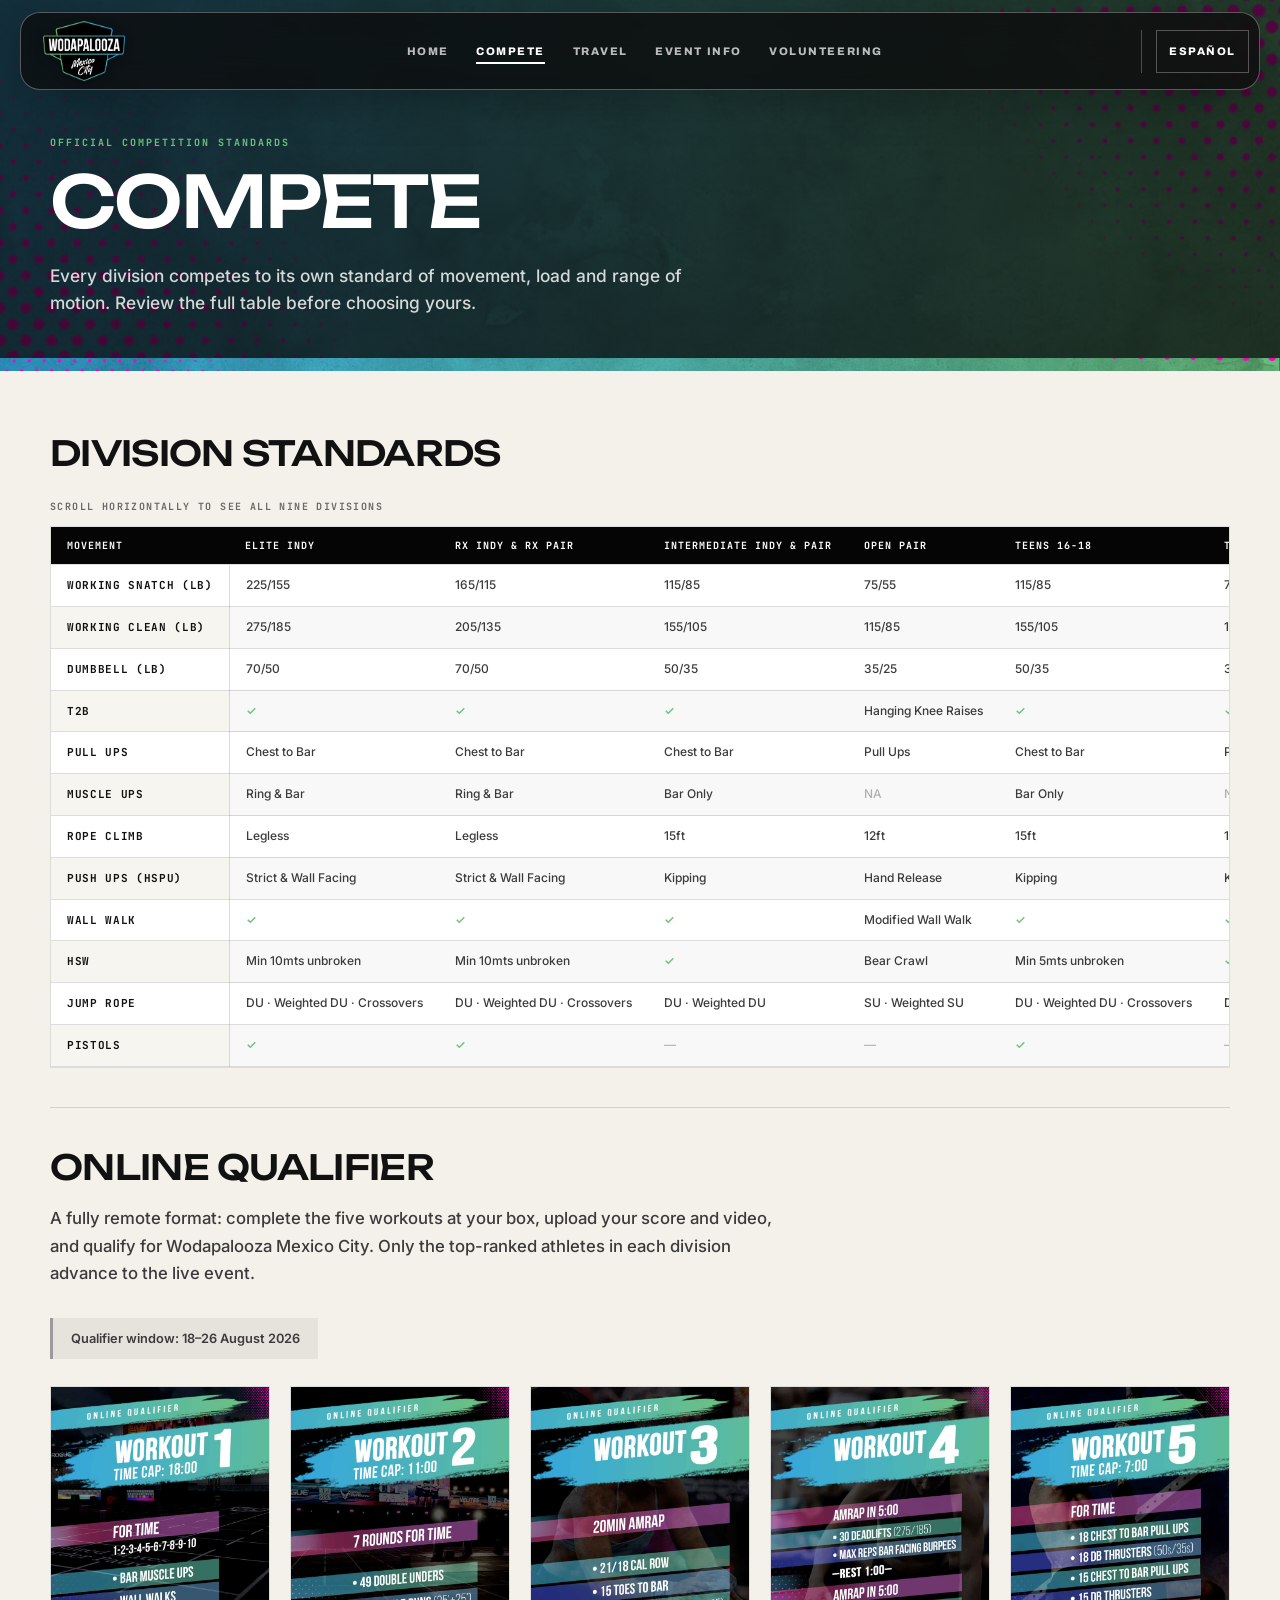
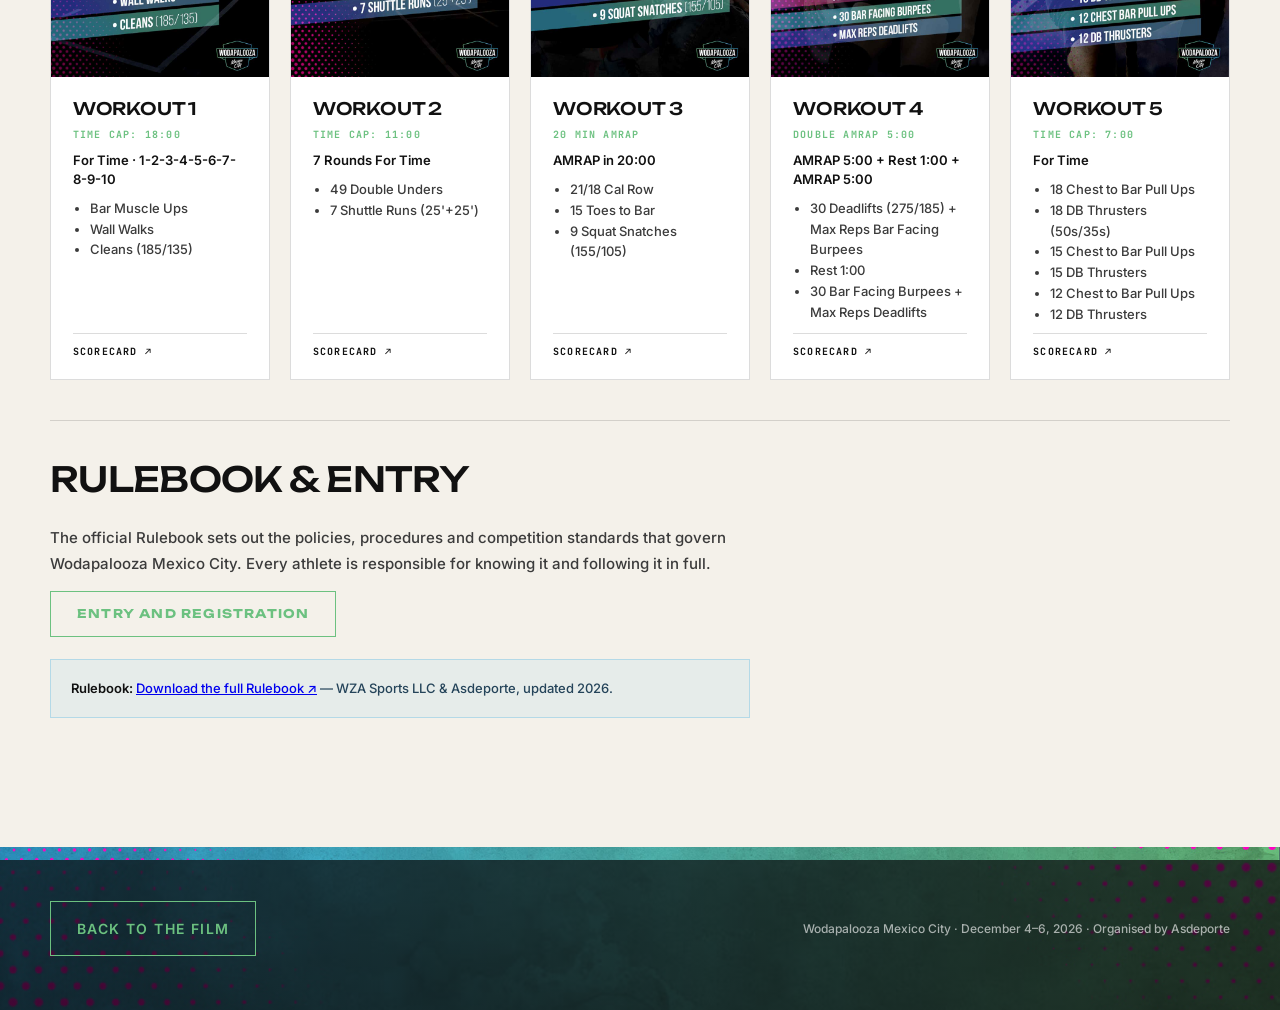
<file: compete.html>
<!DOCTYPE html>
<html lang="en">
<meta charset="utf-8">
<meta name="viewport" content="width=device-width,initial-scale=1">
<title data-lang-en="Compete · Wodapalooza Mexico City" data-lang-es="Compite · Wodapalooza Ciudad de México">Compete · Wodapalooza Mexico City</title>
<meta name="description" content="Division standards and the online qualifier for Wodapalooza Mexico City, December 4–6 2026.">
<!-- Social preview. Declared, not inferred; absolute URLs are required. -->
<meta property="og:type" content="website">
<meta property="og:site_name" content="Wodapalooza Mexico City">
<meta property="og:locale" content="en_US">
<meta property="og:locale:alternate" content="es_MX">
<meta property="og:url" content="https://wodapaloozamexico-v3.vercel.app/compete.html">
<meta property="og:title" content="Compete · Wodapalooza Mexico City">
<meta property="og:description" content="Division standards and the online qualifier for Wodapalooza Mexico City, December 4–6 2026.">
<meta property="og:image" content="https://wodapaloozamexico-v3.vercel.app/media/social/og-1200x630.jpg">
<meta property="og:image:width" content="1200">
<meta property="og:image:height" content="630">
<meta property="og:image:alt" content="The Monumento a la Revolución lit red with the Wodapalooza Mexico City mark locked over it">
<meta name="twitter:card" content="summary_large_image">
<link rel="icon" type="image/png" sizes="32x32" href="media/logo/favicon-32.png">
<link rel="icon" type="image/png" sizes="32x32" href="media/logo/favicon-32-dark.png" media="(prefers-color-scheme: dark)">
<link rel="apple-touch-icon" sizes="180x180" href="media/logo/favicon-180.png">
<link rel="preconnect" href="https://fonts.googleapis.com">
<link rel="preconnect" href="https://fonts.gstatic.com" crossorigin>
<link rel="stylesheet" href="https://fonts.googleapis.com/css2?family=Archivo:wdth,wght@62..125,100..900&family=JetBrains+Mono:wght@400;700&display=swap">
<link rel="stylesheet" href="css/pages.css">
<body class="wza-page">

<nav class="site-nav" aria-label="Wodapalooza Mexico navigation">
  <a class="site-brand" href="index.html" aria-label="Wodapalooza Mexico City — home"><img src="media/logo/mark-gradient.png" alt="Wodapalooza Mexico City"></a>
  <div class="site-links" aria-label="Explore">
    <a href="index.html" data-lang-en="Home" data-lang-es="Inicio">Home</a>
    <a href="compete.html" aria-current="page" data-lang-en="Compete" data-lang-es="Compite">Compete</a>
    <a href="mexico-city.html" data-lang-en="Travel" data-lang-es="Viaje">Travel</a>
    <a href="event-info.html" data-lang-en="Event Info" data-lang-es="Información del evento">Event Info</a>
    <a href="volunteering.html" data-lang-en="Volunteering" data-lang-es="Voluntariado">Volunteering</a>
  </div>
  <div class="site-actions">
    <button class="site-lang" type="button" data-lang-toggle aria-label="Switch to Spanish" aria-pressed="false">Español</button>
  </div>
</nav>

<header class="page-head">
  <div class="wrap">
    <p class="page-kicker" data-lang-en="Official competition standards" data-lang-es="Estándares oficiales de competencia">Official competition standards</p>
    <h1 class="page-title" data-lang-en="Compete" data-lang-es="Compite">Compete</h1>
    <p class="page-standfirst" data-lang-en="Every division competes to its own standard of movement, load and range of motion. Review the full table before choosing yours." data-lang-es="Cada división compite bajo su propio estándar de movimiento, carga y rango de movimiento. Revisa la tabla completa antes de seleccionar tu división.">Every division competes to its own standard of movement, load and range of motion. Review the full table before choosing yours.</p>
  </div>
</header>

<main class="page-body">
  <div class="wrap">

    <!-- ── DIVISION STANDARDS ─────────────────────────────────────────────────────────── -->
    <section class="sec">
      <h2 class="sec-head" data-lang-en="Division standards" data-lang-es="Estándares por división">Division standards</h2>
      <p class="table-hint" data-lang-en="Scroll horizontally to see all nine divisions" data-lang-es="Desliza horizontalmente para ver las 9 divisiones">Scroll horizontally to see all nine divisions</p>
      <div class="table-scroll" tabindex="0" role="region" aria-label="Division standards">
        <table class="standards">
          <thead>
            <tr>
              <th scope="col" data-lang-en="Movement" data-lang-es="Movimiento">Movement</th>
              <th scope="col">Elite Indy</th>
              <th scope="col">RX Indy &amp; RX Pair</th>
              <th scope="col">Intermediate Indy &amp; Pair</th>
              <th scope="col">Open Pair</th>
              <th scope="col">Teens 16-18</th>
              <th scope="col">Teens 13-15</th>
              <th scope="col">Masters 35-39</th>
              <th scope="col">Masters 40-44</th>
              <th scope="col">Masters 45+</th>
            </tr>
          </thead>
          <tbody>
            <tr><th scope="row">Working Snatch (lb)</th><td>225/155</td><td>165/115</td><td>115/85</td><td>75/55</td><td>115/85</td><td>75/55</td><td>165/115</td><td>155/105</td><td>135/95</td></tr>
            <tr><th scope="row">Working Clean (lb)</th><td>275/185</td><td>205/135</td><td>155/105</td><td>115/85</td><td>155/105</td><td>115/85</td><td>205/135</td><td>185/125</td><td>185/125</td></tr>
            <tr><th scope="row">Dumbbell (lb)</th><td>70/50</td><td>70/50</td><td>50/35</td><td>35/25</td><td>50/35</td><td>35/25</td><td>70/50</td><td>50/35</td><td>50/35</td></tr>
            <tr><th scope="row">T2B</th><td class="yes">✓</td><td class="yes">✓</td><td class="yes">✓</td><td>Hanging Knee Raises</td><td class="yes">✓</td><td class="yes">✓</td><td class="yes">✓</td><td class="yes">✓</td><td class="yes">✓</td></tr>
            <tr><th scope="row">Pull Ups</th><td>Chest to Bar</td><td>Chest to Bar</td><td>Chest to Bar</td><td>Pull Ups</td><td>Chest to Bar</td><td>Pull Ups</td><td>Chest to Bar</td><td>Chest to Bar</td><td>Chest to Bar</td></tr>
            <tr><th scope="row">Muscle Ups</th><td>Ring &amp; Bar</td><td>Ring &amp; Bar</td><td>Bar Only</td><td class="no">NA</td><td>Bar Only</td><td class="no">NA</td><td>Ring &amp; Bar</td><td>Ring &amp; Bar</td><td>Ring &amp; Bar</td></tr>
            <tr><th scope="row">Rope Climb</th><td>Legless</td><td>Legless</td><td>15ft</td><td>12ft</td><td>15ft</td><td>12ft</td><td>Legless</td><td>15ft</td><td>15ft</td></tr>
            <tr><th scope="row">Push Ups (HSPU)</th><td>Strict &amp; Wall Facing</td><td>Strict &amp; Wall Facing</td><td>Kipping</td><td>Hand Release</td><td>Kipping</td><td>Kipping</td><td>Strict</td><td>Strict</td><td>Kipping</td></tr>
            <tr><th scope="row">Wall Walk</th><td class="yes">✓</td><td class="yes">✓</td><td class="yes">✓</td><td>Modified Wall Walk</td><td class="yes">✓</td><td class="yes">✓</td><td class="yes">✓</td><td class="yes">✓</td><td class="yes">✓</td></tr>
            <tr><th scope="row">HSW</th><td>Min 10mts unbroken</td><td>Min 10mts unbroken</td><td class="yes">✓</td><td>Bear Crawl</td><td>Min 5mts unbroken</td><td class="yes">✓</td><td>Min 5mts unbroken</td><td>Min 5mts unbroken</td><td>Min 5mts unbroken</td></tr>
            <tr><th scope="row">Jump Rope</th><td>DU · Weighted DU · Crossovers</td><td>DU · Weighted DU · Crossovers</td><td>DU · Weighted DU</td><td>SU · Weighted SU</td><td>DU · Weighted DU · Crossovers</td><td>DU · Weighted DU</td><td>DU · Weighted DU · Crossovers</td><td>DU · Weighted DU · Crossovers</td><td>DU · Weighted DU</td></tr>
            <tr><th scope="row">Pistols</th><td class="yes">✓</td><td class="yes">✓</td><td class="no">—</td><td class="no">—</td><td class="yes">✓</td><td class="no">—</td><td class="yes">✓</td><td class="yes">✓</td><td class="no">—</td></tr>
          </tbody>
        </table>
      </div>
    </section>

    <!-- ── QUALIFIER ──────────────────────────────────────────────────────────────────── -->
    <section class="sec">
      <h2 class="sec-head" data-lang-en="Online qualifier" data-lang-es="Clasificatorio en línea">Online qualifier</h2>
      <p class="sec-intro" data-lang-en="A fully remote format: complete the five workouts at your box, upload your score and video, and qualify for Wodapalooza Mexico City. Only the top-ranked athletes in each division advance to the live event." data-lang-es="Formato 100% remoto: realiza los 5 workouts en tu box, sube tu score y video, y clasifica a Wodapalooza Mexico City. Solo los mejores rankeados de cada división avanzan al evento presencial.">A fully remote format: complete the five workouts at your box, upload your score and video, and qualify for Wodapalooza Mexico City. Only the top-ranked athletes in each division advance to the live event.</p>

      <!-- Dates only, no verdict. Asdeporte's own site still presents the qualifier in the
           present tense a month after the window, and when asked about "the qualifier wording"
           Jose did not know what was meant - he does not see a problem here. An added "now
           closed" was our editorial, not his, and read as correcting his event. The dates are
           the fact; a reader can draw the conclusion. -->
      <p class="status-line" data-lang-en="Qualifier window: 18–26 August 2026" data-lang-es="Ventana del qualifier: del 18 al 26 de agosto de 2026">Qualifier window: 18–26 August 2026</p>

      <div class="wods">
        <article class="wod">
          <img src="media/qualifier/q1.jpg" alt="Workout 1" loading="lazy" width="720" height="960">
          <div class="wod-body">
            <h3>Workout 1</h3>
            <p class="wod-cap">Time Cap: 18:00</p>
            <p class="wod-scheme" data-lang-en="For Time · 1-2-3-4-5-6-7-8-9-10" data-lang-es="Por tiempo · 1-2-3-4-5-6-7-8-9-10">For Time · 1-2-3-4-5-6-7-8-9-10</p>
            <ul><li>Bar Muscle Ups</li><li>Wall Walks</li><li>Cleans (185/135)</li></ul>
            <a class="card-link" href="https://mexico.wodapalooza.com/scorecard-workout1.pdf" target="_blank" rel="noopener noreferrer">Scorecard ↗</a>
          </div>
        </article>

        <article class="wod">
          <img src="media/qualifier/q2.jpg" alt="Workout 2" loading="lazy" width="720" height="960">
          <div class="wod-body">
            <h3>Workout 2</h3>
            <p class="wod-cap">Time Cap: 11:00</p>
            <p class="wod-scheme" data-lang-en="7 Rounds For Time" data-lang-es="7 rondas por tiempo">7 Rounds For Time</p>
            <ul><li>49 Double Unders</li><li>7 Shuttle Runs (25'+25')</li></ul>
            <a class="card-link" href="https://mexico.wodapalooza.com/scorecard-workout2.pdf" target="_blank" rel="noopener noreferrer">Scorecard ↗</a>
          </div>
        </article>

        <article class="wod">
          <img src="media/qualifier/q3.jpg" alt="Workout 3" loading="lazy" width="720" height="960">
          <div class="wod-body">
            <h3>Workout 3</h3>
            <p class="wod-cap">20 Min AMRAP</p>
            <p class="wod-scheme" data-lang-en="AMRAP in 20:00" data-lang-es="AMRAP en 20:00">AMRAP in 20:00</p>
            <ul><li>21/18 Cal Row</li><li>15 Toes to Bar</li><li>9 Squat Snatches (155/105)</li></ul>
            <a class="card-link" href="https://mexico.wodapalooza.com/scorecard-workout3.pdf" target="_blank" rel="noopener noreferrer">Scorecard ↗</a>
          </div>
        </article>

        <article class="wod">
          <img src="media/qualifier/q4.jpg" alt="Workout 4" loading="lazy" width="720" height="960">
          <div class="wod-body">
            <h3>Workout 4</h3>
            <p class="wod-cap" data-lang-en="Double AMRAP 5:00" data-lang-es="Doble AMRAP 5:00">Double AMRAP 5:00</p>
            <p class="wod-scheme">AMRAP 5:00 + Rest 1:00 + AMRAP 5:00</p>
            <ul><li data-lang-en="30 Deadlifts (275/185) + Max Reps Bar Facing Burpees" data-lang-es="30 Deadlifts (275/185) + Máx. reps Bar Facing Burpees">30 Deadlifts (275/185) + Max Reps Bar Facing Burpees</li><li data-lang-en="Rest 1:00" data-lang-es="Descanso 1:00">Rest 1:00</li><li data-lang-en="30 Bar Facing Burpees + Max Reps Deadlifts" data-lang-es="30 Bar Facing Burpees + Máx. reps Deadlifts">30 Bar Facing Burpees + Max Reps Deadlifts</li></ul>
            <a class="card-link" href="https://mexico.wodapalooza.com/scorecard-workout4.pdf" target="_blank" rel="noopener noreferrer">Scorecard ↗</a>
          </div>
        </article>

        <article class="wod">
          <img src="media/qualifier/q5.jpg" alt="Workout 5" loading="lazy" width="720" height="960">
          <div class="wod-body">
            <h3>Workout 5</h3>
            <p class="wod-cap">Time Cap: 7:00</p>
            <p class="wod-scheme" data-lang-en="For Time" data-lang-es="Por tiempo">For Time</p>
            <ul><li>18 Chest to Bar Pull Ups</li><li>18 DB Thrusters (50s/35s)</li><li>15 Chest to Bar Pull Ups</li><li>15 DB Thrusters</li><li>12 Chest to Bar Pull Ups</li><li>12 DB Thrusters</li></ul>
            <a class="card-link" href="https://mexico.wodapalooza.com/scorecard-workout5.pdf" target="_blank" rel="noopener noreferrer">Scorecard ↗</a>
          </div>
        </article>
      </div>
    </section>

    <!-- ── RULEBOOK & ENTRY ───────────────────────────────────────────────────────────── -->
    <section class="sec">
      <h2 class="sec-head" data-lang-en="Rulebook &amp; entry" data-lang-es="Reglamento y registro">Rulebook &amp; entry</h2>
      <div class="prose">
        <p data-lang-en="The official Rulebook sets out the policies, procedures and competition standards that govern Wodapalooza Mexico City. Every athlete is responsible for knowing it and following it in full." data-lang-es="El Rulebook oficial establece las políticas, procedimientos y estándares de competencia que rigen Wodapalooza Mexico City. Es responsabilidad de cada atleta conocerlo y cumplirlo en su totalidad.">The official Rulebook sets out the policies, procedures and competition standards that govern Wodapalooza Mexico City. Every athlete is responsible for knowing it and following it in full.</p>
        <!-- WAS the Competition Corner qualifier page. That event is over - Competition Corner
             itself renders "EVENT ENDED" on it - so a button reading Register sent athletes to a
             dead end. Pointed at Asdeporte's own Mexico site instead: it is canonical, it is kept
             current by them, and it is where entry for the live event will appear. Restore the
             direct link when Asdeporte supplies a live one. -->
        <p>
          <a class="back-film" href="https://mexico.wodapalooza.com" target="_blank" rel="noopener noreferrer" data-lang-en="Entry and registration" data-lang-es="Inscripción y registro">Entry and registration</a>
        </p>
        <p class="note" data-lang-en="&lt;b&gt;Rulebook:&lt;/b&gt; &lt;a href=&quot;https://drive.google.com/file/d/1JGCQtsKqS8dYpa8M4LwoZeGekvwKnjdy/view&quot; target=&quot;_blank&quot; rel=&quot;noopener noreferrer&quot;&gt;Download the full Rulebook ↗&lt;/a&gt; — WZA Sports LLC &amp; Asdeporte, updated 2026." data-lang-es="&lt;b&gt;Reglamento:&lt;/b&gt; &lt;a href=&quot;https://drive.google.com/file/d/1JGCQtsKqS8dYpa8M4LwoZeGekvwKnjdy/view&quot; target=&quot;_blank&quot; rel=&quot;noopener noreferrer&quot;&gt;Descargar el Rulebook completo ↗&lt;/a&gt; — WZA Sports LLC y Asdeporte, actualizado 2026."><b>Rulebook:</b> <a href="https://drive.google.com/file/d/1JGCQtsKqS8dYpa8M4LwoZeGekvwKnjdy/view" target="_blank" rel="noopener noreferrer">Download the full Rulebook ↗</a> — WZA Sports LLC &amp; Asdeporte, updated 2026.</p>
      </div>
    </section>

  </div>
</main>

<footer class="page-foot">
  <div class="wrap">
    <a class="back-film" href="index.html" data-lang-en="Back to the film" data-lang-es="Volver al video">Back to the film</a>
    <p data-lang-en="Wodapalooza Mexico City · December 4–6, 2026 · Organised by Asdeporte" data-lang-es="Wodapalooza Ciudad de México · 4–6 de diciembre de 2026 · Organizado por Asdeporte">Wodapalooza Mexico City · December 4–6, 2026 · Organised by Asdeporte</p>
  </div>
</footer>

<script src="js/lang.js"></script>
</body>
</html>
</file>
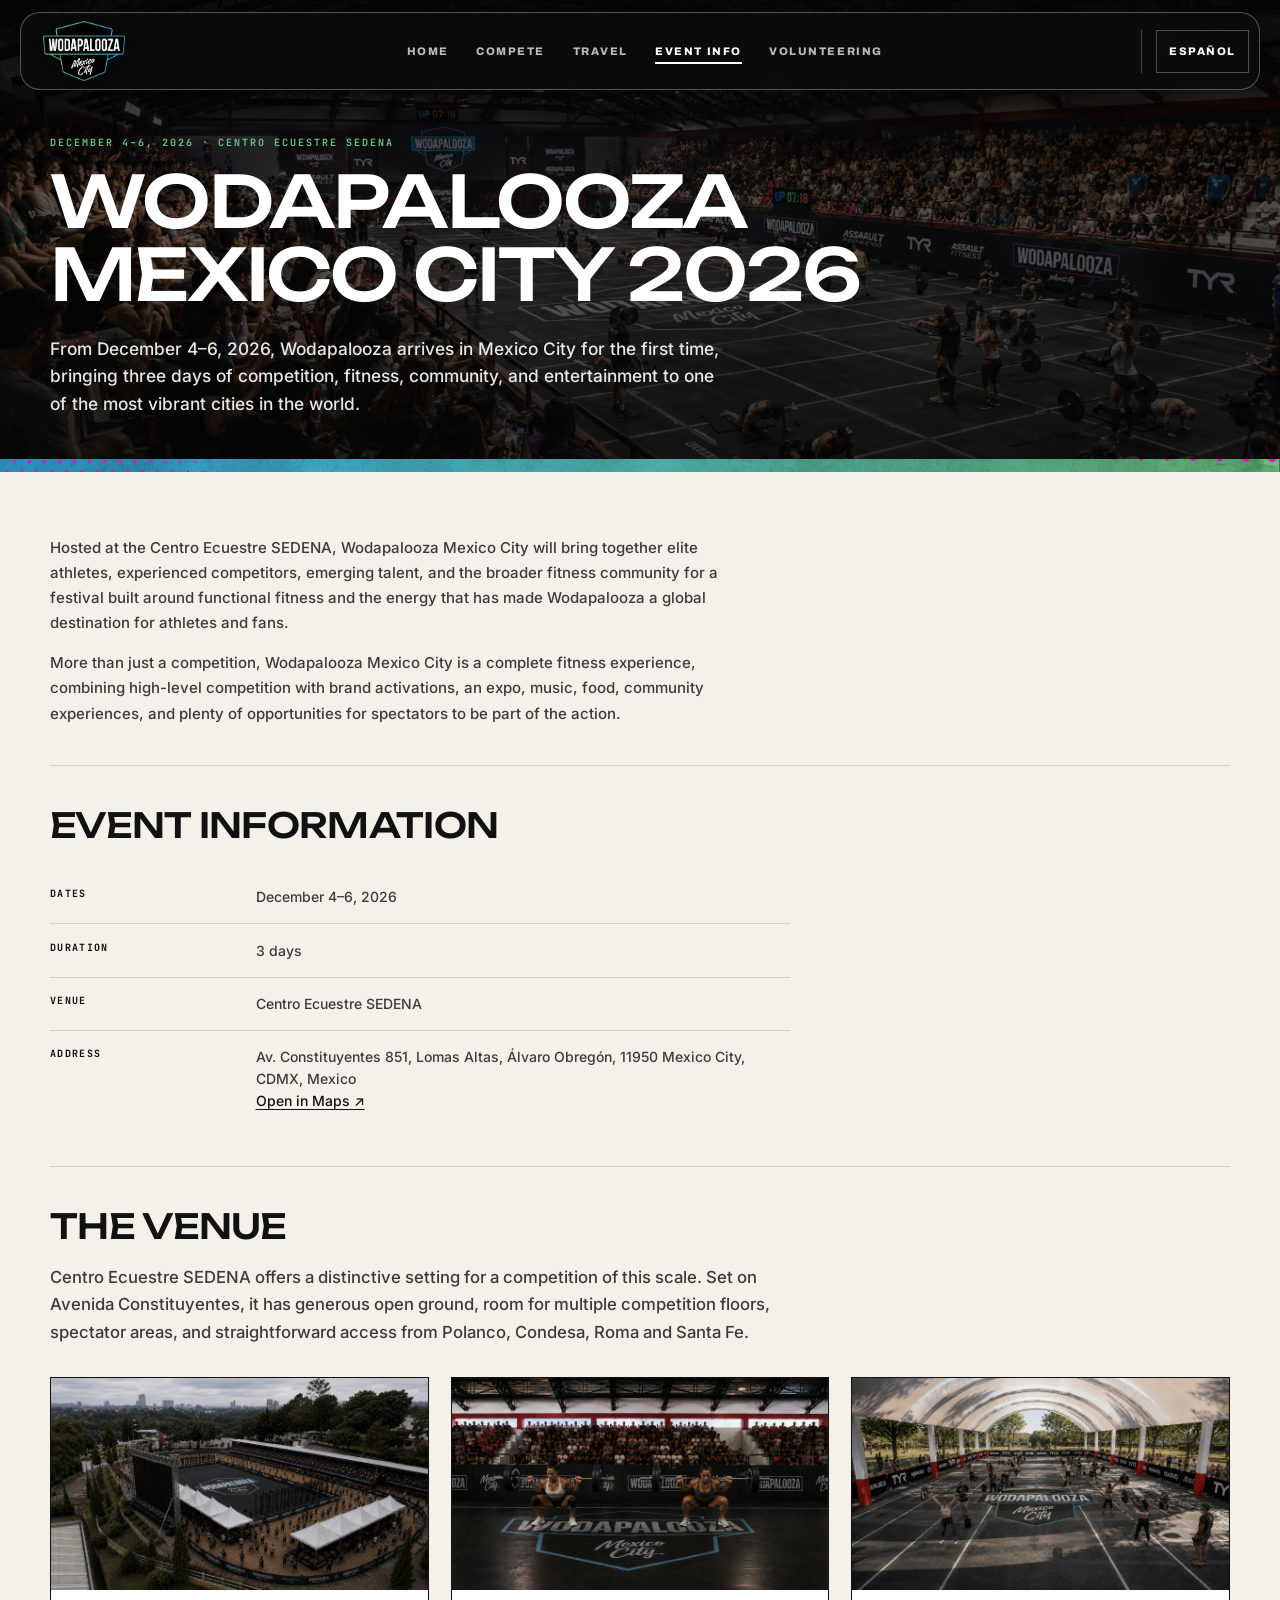
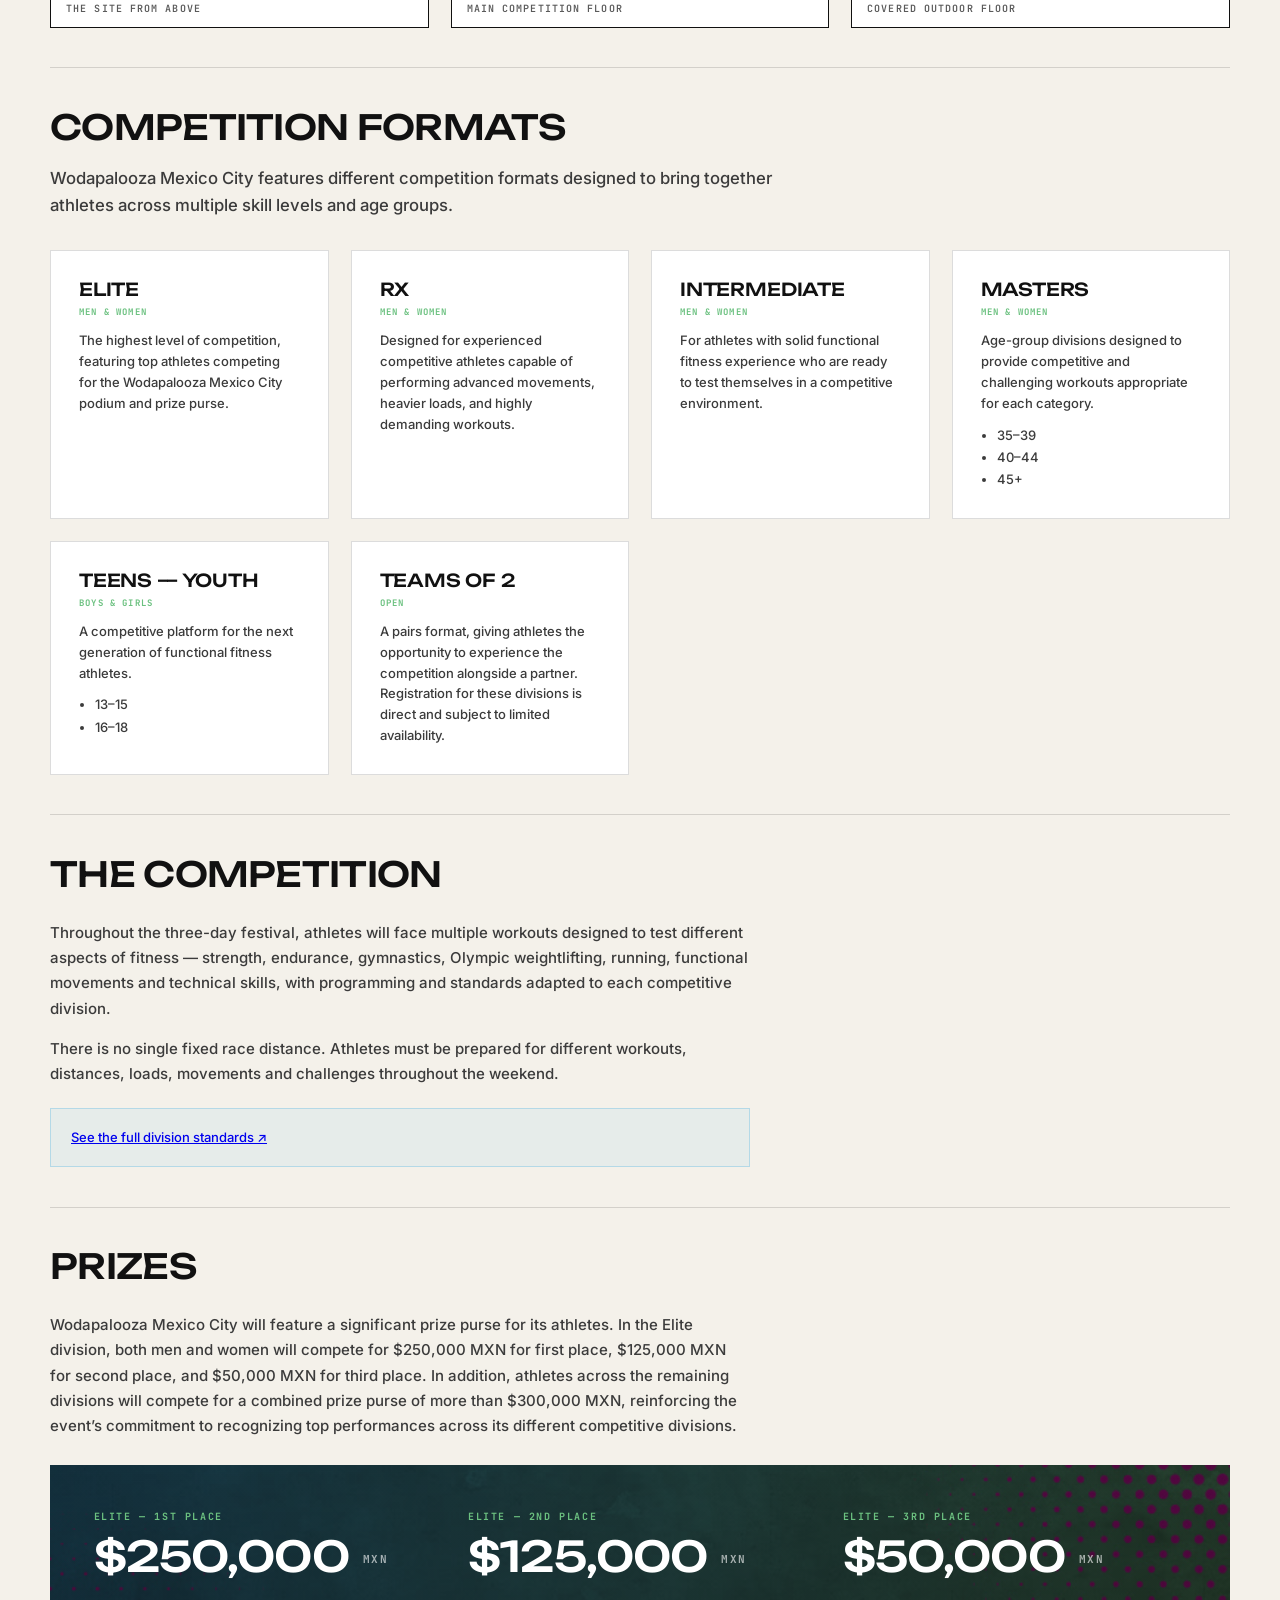
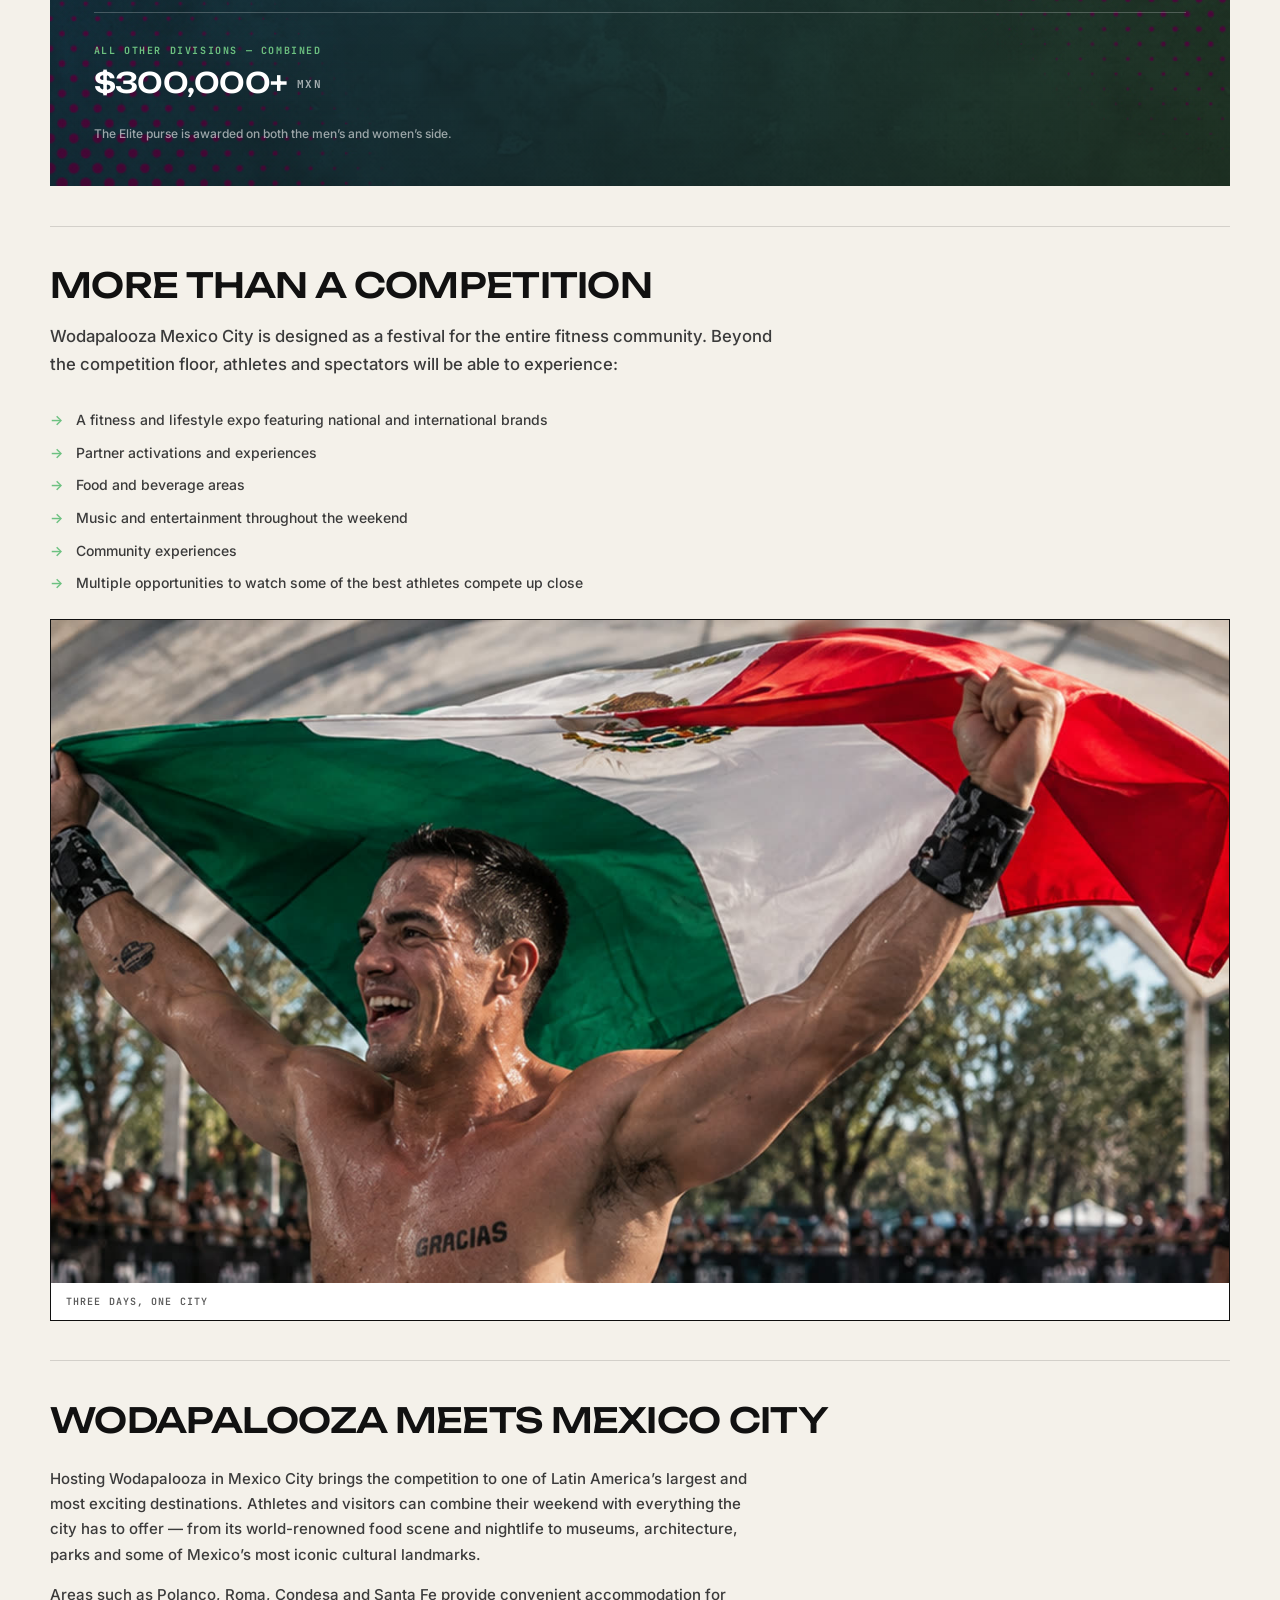
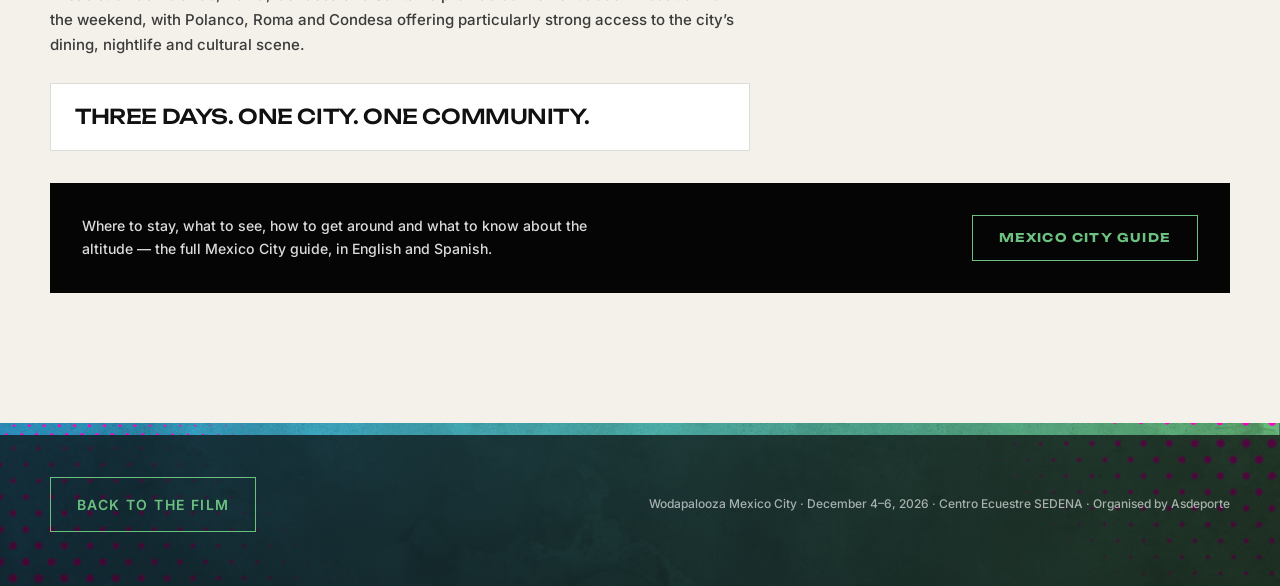
<file: event-info.html>
<!DOCTYPE html>
<html lang="en">
<meta charset="utf-8">
<meta name="viewport" content="width=device-width,initial-scale=1">
<title data-lang-en="Event Info · Wodapalooza Mexico City" data-lang-es="Información del evento · Wodapalooza Ciudad de México">Event Info · Wodapalooza Mexico City</title>
<meta name="description" content="Wodapalooza Mexico City 2026 — December 4–6 at Centro Ecuestre SEDENA. Divisions, format, expo and what to expect across three days.">
<!-- Social preview. Declared, not inferred; absolute URLs are required. -->
<meta property="og:type" content="website">
<meta property="og:site_name" content="Wodapalooza Mexico City">
<meta property="og:locale" content="en_US">
<meta property="og:locale:alternate" content="es_MX">
<meta property="og:url" content="https://wodapaloozamexico-v3.vercel.app/event-info.html">
<meta property="og:title" content="Event Info · Wodapalooza Mexico City">
<meta property="og:description" content="Wodapalooza Mexico City 2026 — December 4–6 at Centro Ecuestre SEDENA. Divisions, format, expo and what to expect across three days.">
<meta property="og:image" content="https://wodapaloozamexico-v3.vercel.app/media/social/og-1200x630.jpg">
<meta property="og:image:width" content="1200">
<meta property="og:image:height" content="630">
<meta property="og:image:alt" content="The Monumento a la Revolución lit red with the Wodapalooza Mexico City mark locked over it">
<meta name="twitter:card" content="summary_large_image">
<link rel="icon" type="image/png" sizes="32x32" href="media/logo/favicon-32.png">
<link rel="icon" type="image/png" sizes="32x32" href="media/logo/favicon-32-dark.png" media="(prefers-color-scheme: dark)">
<link rel="apple-touch-icon" sizes="180x180" href="media/logo/favicon-180.png">
<link rel="preconnect" href="https://fonts.googleapis.com">
<link rel="preconnect" href="https://fonts.gstatic.com" crossorigin>
<link rel="stylesheet" href="https://fonts.googleapis.com/css2?family=Archivo:wdth,wght@62..125,100..900&family=JetBrains+Mono:wght@400;700&display=swap">
<link rel="stylesheet" href="css/pages.css">
<body class="wza-page">

<nav class="site-nav" aria-label="Wodapalooza Mexico navigation">
  <a class="site-brand" href="index.html" aria-label="Wodapalooza Mexico City — home"><img src="media/logo/mark-gradient.png" alt="Wodapalooza Mexico City"></a>
  <div class="site-links" aria-label="Explore">
    <a href="index.html" data-lang-en="Home" data-lang-es="Inicio">Home</a>
    <a href="compete.html" data-lang-en="Compete" data-lang-es="Compite">Compete</a>
    <a href="mexico-city.html" data-lang-en="Travel" data-lang-es="Viaje">Travel</a>
    <a href="event-info.html" aria-current="page" data-lang-en="Event Info" data-lang-es="Información del evento">Event Info</a>
    <a href="volunteering.html" data-lang-en="Volunteering" data-lang-es="Voluntariado">Volunteering</a>
  </div>
  <div class="site-actions">
    <button class="site-lang" type="button" data-lang-toggle aria-label="Switch to Spanish" aria-pressed="false">Español</button>
  </div>
</nav>

<header class="page-head has-shot">
  <div class="head-shot" aria-hidden="true"><img src="media/venue/arena.jpg" alt="" width="1920" height="1080"></div>
  <div class="wrap">
    <p class="page-kicker" data-lang-en="December 4–6, 2026 · Centro Ecuestre SEDENA" data-lang-es="4–6 de diciembre de 2026 · Centro Ecuestre SEDENA">December 4–6, 2026 · Centro Ecuestre SEDENA</p>
    <h1 class="page-title" data-lang-en="Wodapalooza Mexico City 2026" data-lang-es="Wodapalooza Ciudad de México 2026">Wodapalooza Mexico City 2026</h1>
    <p class="page-standfirst" data-lang-en="From December 4–6, 2026, Wodapalooza arrives in Mexico City for the first time, bringing three days of competition, fitness, community, and entertainment to one of the most vibrant cities in the world." data-lang-es="Del 4 al 6 de diciembre de 2026, Wodapalooza llega por primera vez a la Ciudad de México con un festival de fitness que reunirá a atletas de todo el mundo para competir, entrenar y vivir una experiencia única en una de las capitales más vibrantes del planeta.">From December 4–6, 2026, Wodapalooza arrives in Mexico City for the first time, bringing three days of competition, fitness, community, and entertainment to one of the most vibrant cities in the world.</p>
  </div>
</header>

<main class="page-body">
  <div class="wrap">

    <!-- ── OVERVIEW ───────────────────────────────────────────────────────────────────── -->
    <section class="sec">
      <div class="prose">
        <p data-lang-en="Hosted at the Centro Ecuestre SEDENA, Wodapalooza Mexico City will bring together elite athletes, experienced competitors, emerging talent, and the broader fitness community for a festival built around functional fitness and the energy that has made Wodapalooza a global destination for athletes and fans." data-lang-es="Durante tres días, el Centro Ecuestre SEDENA será el escenario donde atletas élite, competidores amateurs y nuevas generaciones compartirán el mismo espacio en una celebración del entrenamiento funcional, la comunidad y la cultura mexicana.">Hosted at the Centro Ecuestre SEDENA, Wodapalooza Mexico City will bring together elite athletes, experienced competitors, emerging talent, and the broader fitness community for a festival built around functional fitness and the energy that has made Wodapalooza a global destination for athletes and fans.</p>
        <p data-lang-en="More than just a competition, Wodapalooza Mexico City is a complete fitness experience, combining high-level competition with brand activations, an expo, music, food, community experiences, and plenty of opportunities for spectators to be part of the action." data-lang-es="Más que una competencia, Wodapalooza Mexico City combina pruebas de alto nivel, experiencias para espectadores, activaciones de marcas, música, gastronomía y un ambiente diseñado para vivir el fitness desde todos los ángulos.">More than just a competition, Wodapalooza Mexico City is a complete fitness experience, combining high-level competition with brand activations, an expo, music, food, community experiences, and plenty of opportunities for spectators to be part of the action.</p>
      </div>
    </section>

    <!-- ── EVENT INFORMATION ──────────────────────────────────────────────────────────── -->
    <section class="sec">
      <h2 class="sec-head" data-lang-en="Event information" data-lang-es="Información del evento">Event information</h2>
      <dl class="facts">
        <div>
          <dt data-lang-en="Dates" data-lang-es="Fechas">Dates</dt>
          <dd data-lang-en="December 4–6, 2026" data-lang-es="4 al 6 de diciembre de 2026">December 4–6, 2026</dd>
        </div>
        <div>
          <dt data-lang-en="Duration" data-lang-es="Duración">Duration</dt>
          <dd data-lang-en="3 days" data-lang-es="3 días">3 days</dd>
        </div>
        <div>
          <dt data-lang-en="Venue" data-lang-es="Sede">Venue</dt>
          <dd>Centro Ecuestre SEDENA</dd>
        </div>
        <div>
          <dt data-lang-en="Address" data-lang-es="Dirección">Address</dt>
          <dd data-lang-en="Av. Constituyentes 851, Lomas Altas, Álvaro Obregón, 11950 Mexico City, CDMX, Mexico &lt;br&gt;&lt;a href=&quot;https://www.google.com/maps/search/?api=1&amp;query=Centro+Ecuestre+SEDENA+Av.+Constituyentes+851+Lomas+Altas+CDMX&quot; target=&quot;_blank&quot; rel=&quot;noopener noreferrer&quot;&gt;Open in Maps ↗&lt;/a&gt;" data-lang-es="Av. Constituyentes 851, Lomas Altas, Álvaro Obregón, 11950 Ciudad de México, CDMX, México &lt;br&gt;&lt;a href=&quot;https://www.google.com/maps/search/?api=1&amp;query=Centro+Ecuestre+SEDENA+Av.+Constituyentes+851+Lomas+Altas+CDMX&quot; target=&quot;_blank&quot; rel=&quot;noopener noreferrer&quot;&gt;Abrir en Maps ↗&lt;/a&gt;">Av. Constituyentes 851, Lomas Altas, Álvaro Obregón, 11950 Mexico City, CDMX, Mexico <br><a href="https://www.google.com/maps/search/?api=1&amp;query=Centro+Ecuestre+SEDENA+Av.+Constituyentes+851+Lomas+Altas+CDMX" target="_blank" rel="noopener noreferrer">Open in Maps ↗</a></dd>
        </div>
      </dl>
    </section>

    <!-- ── THE VENUE ──────────────────────────────────────────────────────────────────── -->
    <section class="sec">
      <h2 class="sec-head" data-lang-en="The venue" data-lang-es="El venue">The venue</h2>
      <p class="sec-intro" data-lang-en="Centro Ecuestre SEDENA offers a distinctive setting for a competition of this scale. Set on Avenida Constituyentes, it has generous open ground, room for multiple competition floors, spectator areas, and straightforward access from Polanco, Condesa, Roma and Santa Fe." data-lang-es="El Centro Ecuestre SEDENA ofrece un entorno único para una competencia de esta magnitud. Ubicado sobre Avenida Constituyentes, cuenta con amplios espacios abiertos, áreas para múltiples escenarios de competencia, zonas de espectadores y fácil acceso desde puntos clave de la ciudad como Polanco, Condesa, Roma y Santa Fe.">Centro Ecuestre SEDENA offers a distinctive setting for a competition of this scale. Set on Avenida Constituyentes, it has generous open ground, room for multiple competition floors, spectator areas, and straightforward access from Polanco, Condesa, Roma and Santa Fe.</p>
      <div class="shots">
        <figure class="shot">
          <img src="media/venue/aerial.jpg" alt="Aerial view of Centro Ecuestre SEDENA laid out for competition" loading="lazy" width="1600" height="900">
          <figcaption data-lang-en="The site from above" data-lang-es="El sitio desde arriba">The site from above</figcaption>
        </figure>
        <figure class="shot">
          <img src="media/venue/floor-v2.jpg" alt="Two athletes lifting on the main competition floor, with the crowd in the stands behind" loading="lazy" width="1600" height="900">
          <figcaption data-lang-en="Main competition floor" data-lang-es="Escenario principal de competencia">Main competition floor</figcaption>
        </figure>
        <figure class="shot">
          <img src="media/venue/outdoor-v2.jpg" alt="Athletes lifting on the covered outdoor floor beneath its arched canopy" loading="lazy" width="1600" height="900">
          <figcaption data-lang-en="Covered outdoor floor" data-lang-es="Escenario exterior cubierto">Covered outdoor floor</figcaption>
        </figure>
      </div>
    </section>

    <!-- ── DIVISIONS ──────────────────────────────────────────────────────────────────── -->
    <section class="sec">
      <h2 class="sec-head" data-lang-en="Competition formats" data-lang-es="Modalidades de competencia">Competition formats</h2>
      <p class="sec-intro" data-lang-en="Wodapalooza Mexico City features different competition formats designed to bring together athletes across multiple skill levels and age groups." data-lang-es="Wodapalooza Mexico City está diseñado para atletas de todos los niveles.">Wodapalooza Mexico City features different competition formats designed to bring together athletes across multiple skill levels and age groups.</p>
      <div class="divs">
        <article class="div-card">
          <h3>Elite</h3>
          <p class="who" data-lang-en="Men &amp; Women" data-lang-es="Hombres y mujeres">Men &amp; Women</p>
          <p data-lang-en="The highest level of competition, featuring top athletes competing for the Wodapalooza Mexico City podium and prize purse." data-lang-es="La máxima categoría del evento, donde competirán algunos de los mejores atletas del continente por una bolsa de premios en efectivo.">The highest level of competition, featuring top athletes competing for the Wodapalooza Mexico City podium and prize purse.</p>
        </article>
        <article class="div-card">
          <h3>RX</h3>
          <p class="who" data-lang-en="Men &amp; Women" data-lang-es="Hombres y mujeres">Men &amp; Women</p>
          <p data-lang-en="Designed for experienced competitive athletes capable of performing advanced movements, heavier loads, and highly demanding workouts." data-lang-es="Para atletas experimentados que dominan movimientos avanzados y buscan un reto competitivo de alto nivel.">Designed for experienced competitive athletes capable of performing advanced movements, heavier loads, and highly demanding workouts.</p>
        </article>
        <article class="div-card">
          <h3>Intermediate</h3>
          <p class="who" data-lang-en="Men &amp; Women" data-lang-es="Hombres y mujeres">Men &amp; Women</p>
          <p data-lang-en="For athletes with solid functional fitness experience who are ready to test themselves in a competitive environment." data-lang-es="Pensada para atletas con experiencia en entrenamiento funcional que buscan dar el siguiente paso en una competencia internacional.">For athletes with solid functional fitness experience who are ready to test themselves in a competitive environment.</p>
        </article>
        <article class="div-card">
          <h3>Masters</h3>
          <p class="who" data-lang-en="Men &amp; Women" data-lang-es="Hombres y mujeres">Men &amp; Women</p>
          <p data-lang-en="Age-group divisions designed to provide competitive and challenging workouts appropriate for each category." data-lang-es="Divisiones específicas por edad para mantener una competencia justa y desafiante.">Age-group divisions designed to provide competitive and challenging workouts appropriate for each category.</p>
          <ul><li>35–39</li><li>40–44</li><li>45+</li></ul>
        </article>
        <article class="div-card">
          <h3 data-lang-en="Teens — Youth" data-lang-es="Teens / Youth">Teens — Youth</h3>
          <p class="who" data-lang-en="Boys &amp; Girls" data-lang-es="Hombres y mujeres">Boys &amp; Girls</p>
          <p data-lang-en="A competitive platform for the next generation of functional fitness athletes." data-lang-es="El espacio para las nuevas generaciones del fitness.">A competitive platform for the next generation of functional fitness athletes.</p>
          <ul><li>13–15</li><li>16–18</li></ul>
        </article>
        <article class="div-card">
          <h3 data-lang-en="Teams of 2" data-lang-es="Parejas (Teams of 2)">Teams of 2</h3>
          <p class="who">Open</p>
          <p data-lang-en="A pairs format, giving athletes the opportunity to experience the competition alongside a partner. Registration for these divisions is direct and subject to limited availability." data-lang-es="Las divisiones por parejas ofrecen una experiencia competitiva accesible para quienes desean vivir Wodapalooza junto a un compañero, con cupo limitado.">A pairs format, giving athletes the opportunity to experience the competition alongside a partner. Registration for these divisions is direct and subject to limited availability.</p>
        </article>
      </div>
    </section>

    <!-- ── THE COMPETITION ────────────────────────────────────────────────────────────── -->
    <section class="sec">
      <h2 class="sec-head" data-lang-en="The competition" data-lang-es="Formato de competencia">The competition</h2>
      <div class="prose">
        <p data-lang-en="Throughout the three-day festival, athletes will face multiple workouts designed to test different aspects of fitness — strength, endurance, gymnastics, Olympic weightlifting, running, functional movements and technical skills, with programming and standards adapted to each competitive division." data-lang-es="A lo largo del fin de semana, los atletas enfrentarán múltiples workouts que pondrán a prueba diferentes capacidades físicas: fuerza, resistencia, gimnásticos, levantamientos olímpicos, carreras, trabajo con implementos funcionales y movimientos técnicos. Cada división competirá en pruebas diseñadas específicamente para su nivel.">Throughout the three-day festival, athletes will face multiple workouts designed to test different aspects of fitness — strength, endurance, gymnastics, Olympic weightlifting, running, functional movements and technical skills, with programming and standards adapted to each competitive division.</p>
        <p data-lang-en="There is no single fixed race distance. Athletes must be prepared for different workouts, distances, loads, movements and challenges throughout the weekend." data-lang-es="No existe una distancia fija: los atletas deben estar preparados para distintos workouts, distancias, cargas, movimientos y retos a lo largo del fin de semana.">There is no single fixed race distance. Athletes must be prepared for different workouts, distances, loads, movements and challenges throughout the weekend.</p>
        <p class="note" data-lang-en="&lt;a href=&quot;compete.html&quot;&gt;See the full division standards ↗&lt;/a&gt;" data-lang-es="&lt;a href=&quot;compete.html&quot;&gt;Ver los estándares completos por división ↗&lt;/a&gt;"><a href="compete.html">See the full division standards ↗</a></p>
      </div>
    </section>

    <!-- ── PRIZES ─────────────────────────────────────────────────────────────────────── -->
    <!-- Asdeporte's figures, 16 Sep, copy verbatim. The Elite purse is paid per gender - his
         Spanish reads "tanto en la rama varonil como femenil" - so the same three places pay
         on both sides. That point stays in the paragraph rather than the rows, because a row
         reading "x2" next to an amount reads as a multiplier on the amount. -->
    <section class="sec">
      <h2 class="sec-head" data-lang-en="Prizes" data-lang-es="Premios">Prizes</h2>
      <div class="prose">
        <p data-lang-en="Wodapalooza Mexico City will feature a significant prize purse for its athletes. In the Elite division, both men and women will compete for $250,000 MXN for first place, $125,000 MXN for second place, and $50,000 MXN for third place. In addition, athletes across the remaining divisions will compete for a combined prize purse of more than $300,000 MXN, reinforcing the event’s commitment to recognizing top performances across its different competitive divisions." data-lang-es="Wodapalooza Mexico City contará con una importante bolsa de premios para sus atletas. En la división Elite, tanto en la rama varonil como femenil, el primer lugar recibirá $250,000 MXN, el segundo $125,000 MXN y el tercero $50,000 MXN. Además, el resto de las divisiones competirán por una bolsa acumulada superior a $300,000 MXN, reforzando el compromiso del evento por reconocer el desempeño de atletas en sus diferentes categorías.">Wodapalooza Mexico City will feature a significant prize purse for its athletes. In the Elite division, both men and women will compete for $250,000 MXN for first place, $125,000 MXN for second place, and $50,000 MXN for third place. In addition, athletes across the remaining divisions will compete for a combined prize purse of more than $300,000 MXN, reinforcing the event’s commitment to recognizing top performances across its different competitive divisions.</p>
      </div>
      <!-- The amounts carry no data-lang pair: "$250,000 MXN" is the same string in both
           languages, and a pair whose halves are identical is noise in the translation audit.
           Only the place labels switch. -->
      <div class="prizes">
        <div class="podium">
          <div class="prize">
            <p class="place" data-lang-en="Elite — 1st place" data-lang-es="Elite — 1.er lugar">Elite — 1st place</p>
            <p class="amount">$250,000 <span>MXN</span></p>
          </div>
          <div class="prize">
            <p class="place" data-lang-en="Elite — 2nd place" data-lang-es="Elite — 2.º lugar">Elite — 2nd place</p>
            <p class="amount">$125,000 <span>MXN</span></p>
          </div>
          <div class="prize">
            <p class="place" data-lang-en="Elite — 3rd place" data-lang-es="Elite — 3.er lugar">Elite — 3rd place</p>
            <p class="amount">$50,000 <span>MXN</span></p>
          </div>
        </div>
        <div class="prize prize--rest">
          <p class="place" data-lang-en="All other divisions — combined" data-lang-es="Resto de divisiones — bolsa acumulada">All other divisions — combined</p>
          <p class="amount">$300,000+ <span>MXN</span></p>
        </div>
        <p class="foot" data-lang-en="The Elite purse is awarded on both the men’s and women’s side." data-lang-es="La bolsa Elite se entrega tanto en la rama varonil como en la femenil.">The Elite purse is awarded on both the men’s and women’s side.</p>
      </div>
    </section>

    <!-- ── MORE THAN A COMPETITION ────────────────────────────────────────────────────── -->
    <section class="sec">
      <h2 class="sec-head" data-lang-en="More than a competition" data-lang-es="Una experiencia más allá de la competencia">More than a competition</h2>
      <p class="sec-intro" data-lang-en="Wodapalooza Mexico City is designed as a festival for the entire fitness community. Beyond the competition floor, athletes and spectators will be able to experience:" data-lang-es="Además de los eventos deportivos, los asistentes podrán disfrutar de:">Wodapalooza Mexico City is designed as a festival for the entire fitness community. Beyond the competition floor, athletes and spectators will be able to experience:</p>
      <ul class="ticks">
        <li data-lang-en="A fitness and lifestyle expo featuring national and international brands" data-lang-es="Expo con marcas nacionales e internacionales">A fitness and lifestyle expo featuring national and international brands</li>
        <li data-lang-en="Partner activations and experiences" data-lang-es="Activaciones exclusivas">Partner activations and experiences</li>
        <li data-lang-en="Food and beverage areas" data-lang-es="Zona gastronómica">Food and beverage areas</li>
        <li data-lang-en="Music and entertainment throughout the weekend" data-lang-es="Música durante todo el fin de semana">Music and entertainment throughout the weekend</li>
        <li data-lang-en="Community experiences" data-lang-es="Espacios para la comunidad fitness">Community experiences</li>
        <li data-lang-en="Multiple opportunities to watch some of the best athletes compete up close" data-lang-es="Experiencias diseñadas para atletas y espectadores">Multiple opportunities to watch some of the best athletes compete up close</li>
      </ul>
      <div class="shots">
        <figure class="shot">
          <img src="media/venue/flag-v2.jpg" alt="An athlete celebrating with the Mexican flag" loading="lazy" width="1400" height="788">
          <figcaption data-lang-en="Three days, one city" data-lang-es="Tres días, una ciudad">Three days, one city</figcaption>
        </figure>
      </div>
    </section>

    <!-- ── WODAPALOOZA MEETS MEXICO CITY ──────────────────────────────────────────────── -->
    <section class="sec">
      <h2 class="sec-head" data-lang-en="Wodapalooza meets Mexico City" data-lang-es="Vive Wodapalooza en la Ciudad de México">Wodapalooza meets Mexico City</h2>
      <div class="prose">
        <p data-lang-en="Hosting Wodapalooza in Mexico City brings the competition to one of Latin America’s largest and most exciting destinations. Athletes and visitors can combine their weekend with everything the city has to offer — from its world-renowned food scene and nightlife to museums, architecture, parks and some of Mexico’s most iconic cultural landmarks." data-lang-es="Competir en Wodapalooza también significa descubrir una ciudad llena de historia, cultura y vida. Entre escenarios icónicos, gastronomía reconocida mundialmente y una comunidad deportiva en constante crecimiento, la Ciudad de México se convierte en el lugar perfecto para vivir el primer Wodapalooza Mexico City.">Hosting Wodapalooza in Mexico City brings the competition to one of Latin America’s largest and most exciting destinations. Athletes and visitors can combine their weekend with everything the city has to offer — from its world-renowned food scene and nightlife to museums, architecture, parks and some of Mexico’s most iconic cultural landmarks.</p>
        <p data-lang-en="Areas such as Polanco, Roma, Condesa and Santa Fe provide convenient accommodation for the weekend, with Polanco, Roma and Condesa offering particularly strong access to the city’s dining, nightlife and cultural scene." data-lang-es="A pocos minutos del venue encontrarás zonas como Polanco, Roma, Condesa y Santa Fe, ideales para hospedarte y aprovechar tu viaje antes o después de competir.">Areas such as Polanco, Roma, Condesa and Santa Fe provide convenient accommodation for the weekend, with Polanco, Roma and Condesa offering particularly strong access to the city’s dining, nightlife and cultural scene.</p>
        <p class="rule-line" data-lang-en="Three days. One city. One community." data-lang-es="Tres días. Una ciudad. Una comunidad.">Three days. One city. One community.</p>
      </div>
      <div class="crosslink">
        <p data-lang-en="Where to stay, what to see, how to get around and what to know about the altitude — the full Mexico City guide, in English and Spanish." data-lang-es="Dónde hospedarte, qué conocer, cómo moverte y qué saber sobre la altitud — la guía completa de la Ciudad de México, en inglés y español.">Where to stay, what to see, how to get around and what to know about the altitude — the full Mexico City guide, in English and Spanish.</p>
        <a class="back-film" href="mexico-city.html" data-lang-en="Mexico City guide" data-lang-es="Guía de la ciudad">Mexico City guide</a>
      </div>
    </section>

  </div>
</main>

<footer class="page-foot">
  <div class="wrap">
    <a class="back-film" href="index.html" data-lang-en="Back to the film" data-lang-es="Volver al video">Back to the film</a>
    <p data-lang-en="Wodapalooza Mexico City · December 4–6, 2026 · Centro Ecuestre SEDENA · Organised by Asdeporte" data-lang-es="Wodapalooza Ciudad de México · 4–6 de diciembre de 2026 · Centro Ecuestre SEDENA · Organizado por Asdeporte">Wodapalooza Mexico City · December 4–6, 2026 · Centro Ecuestre SEDENA · Organised by Asdeporte</p>
  </div>
</footer>

<script src="js/lang.js"></script>
</body>
</html>
</file>
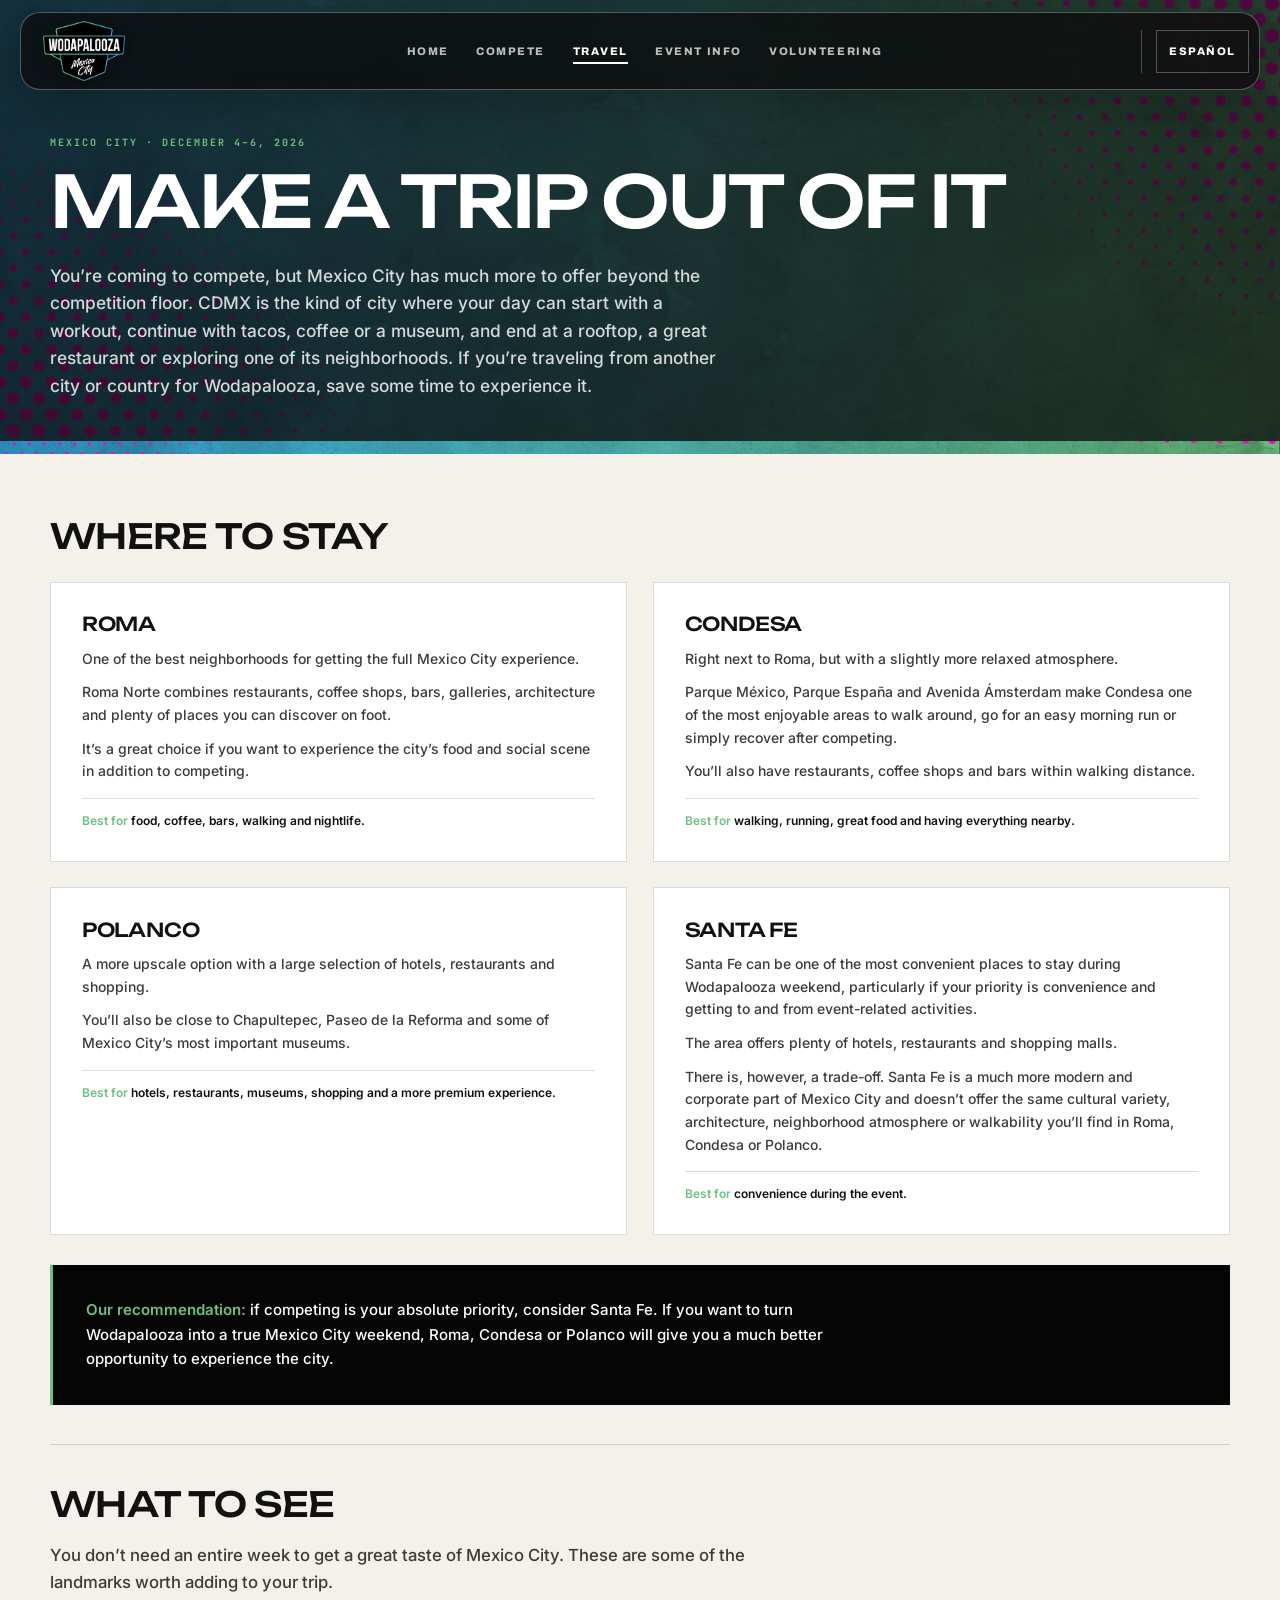
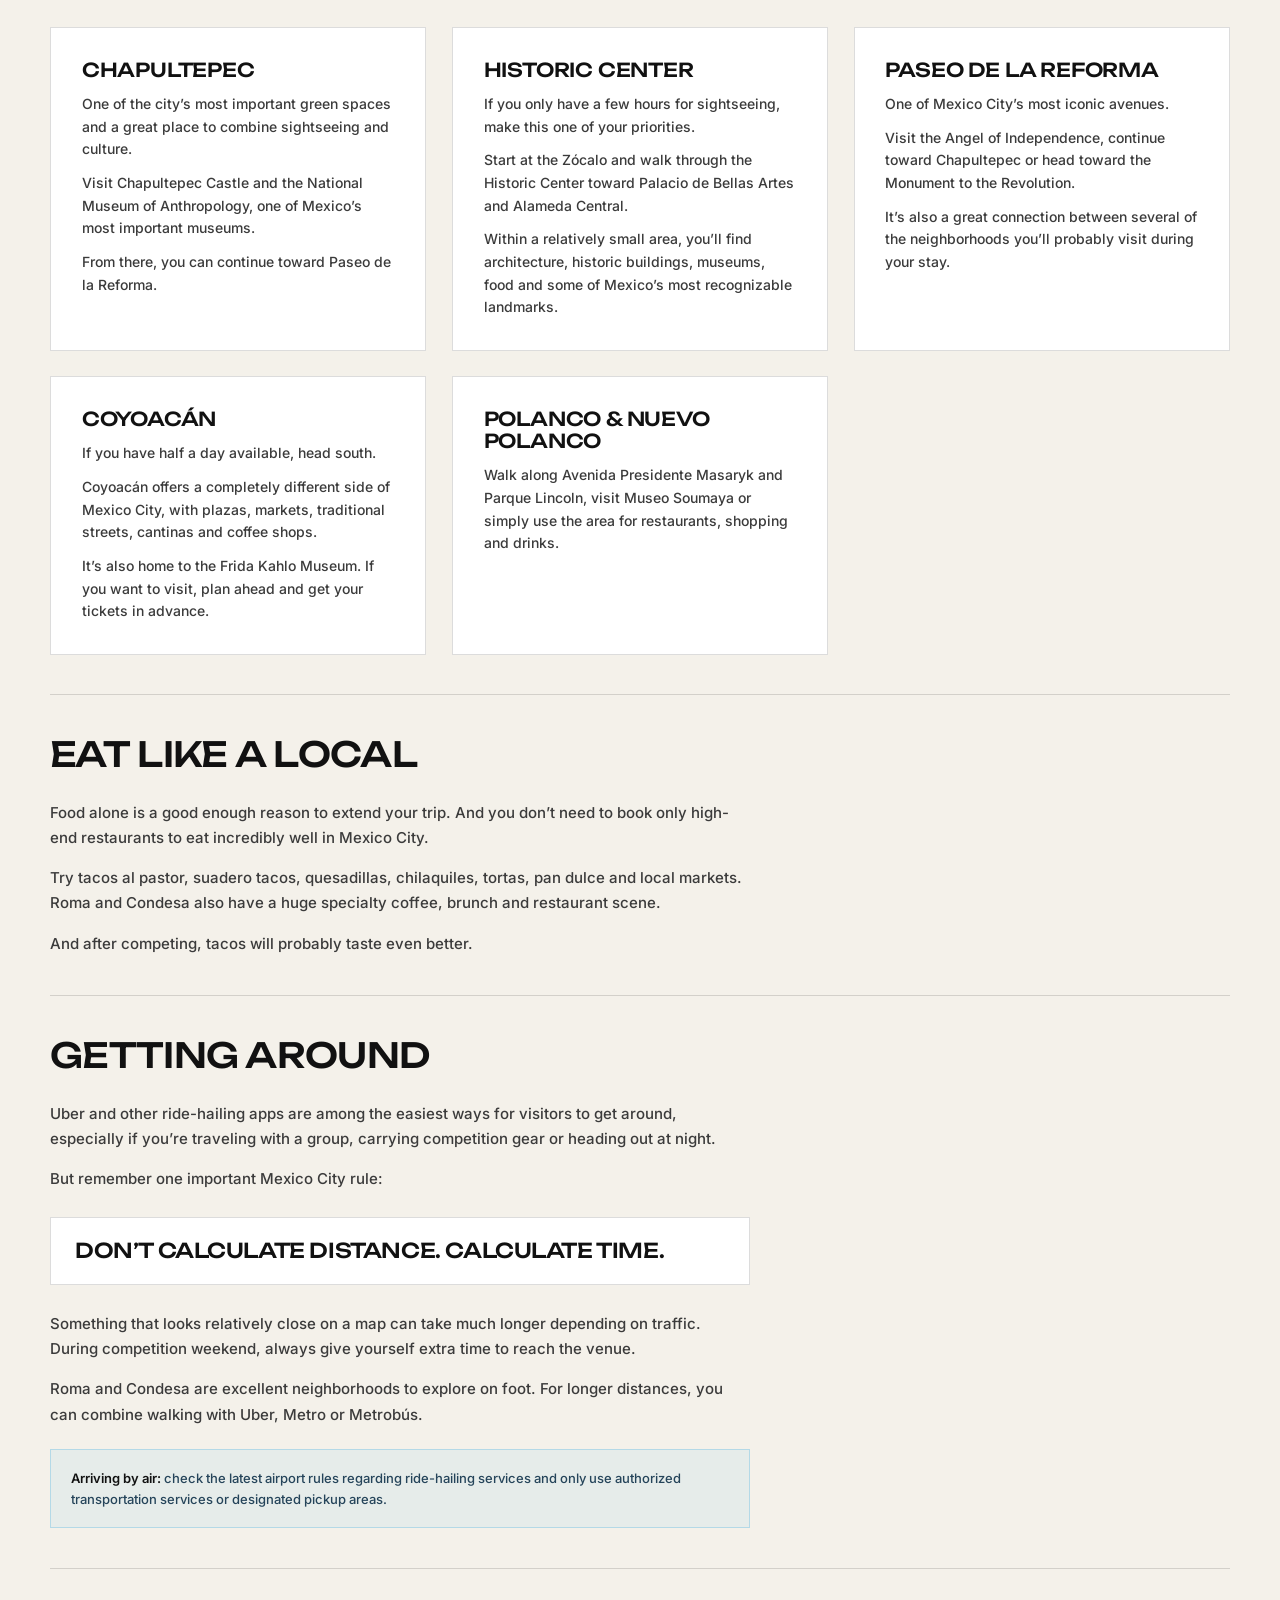
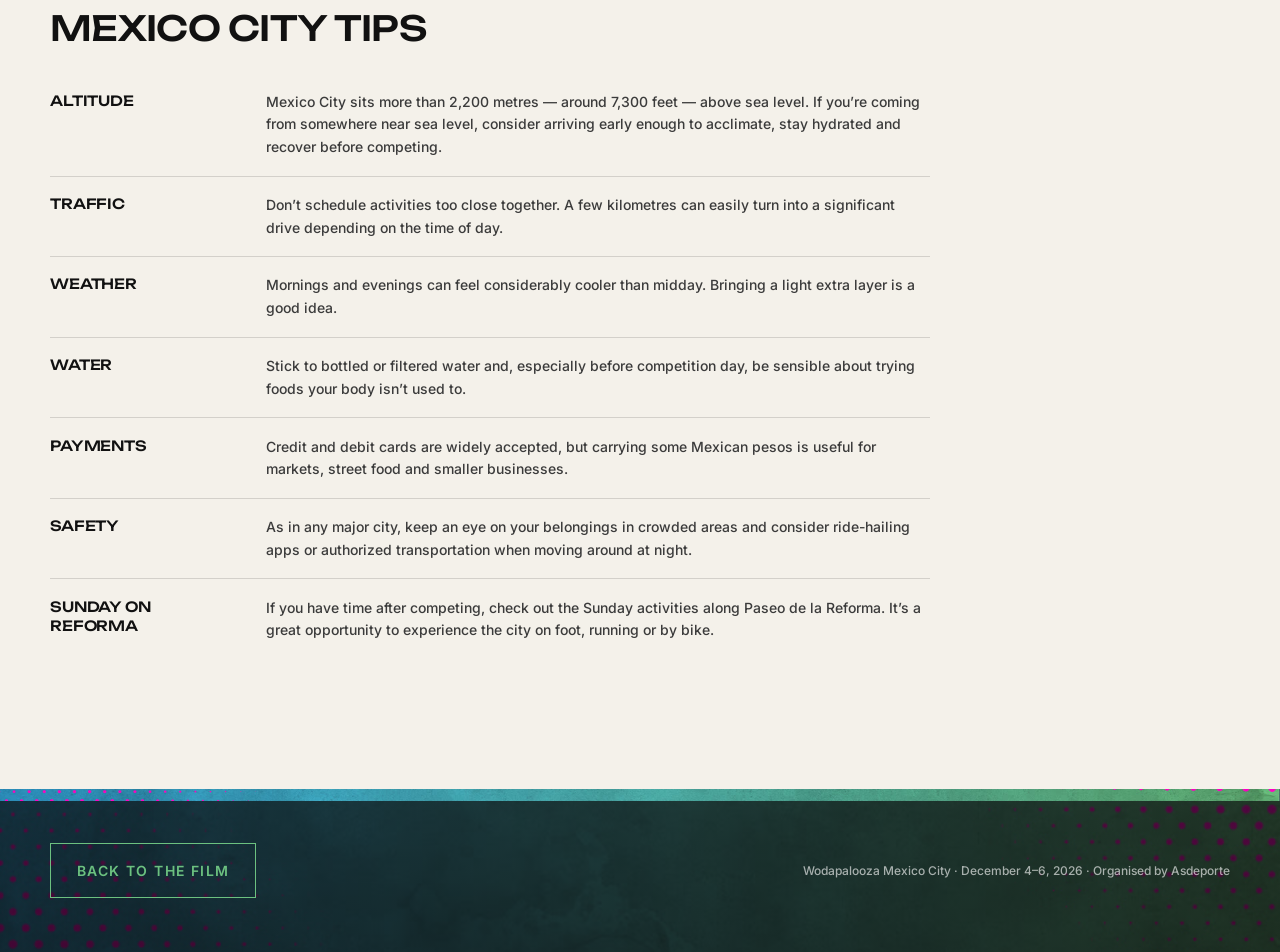
<file: mexico-city.html>
<!DOCTYPE html>
<html lang="en">
<meta charset="utf-8">
<meta name="viewport" content="width=device-width,initial-scale=1">
<title data-lang-en="Travel · Wodapalooza Mexico City" data-lang-es="Viaje · Wodapalooza Ciudad de México">Travel · Wodapalooza Mexico City</title>
<meta name="description" content="Where to stay, what to see, how to get around and what to know before you compete at Wodapalooza Mexico City, December 4–6 2026.">
<!-- Social preview. Declared, not inferred; absolute URLs are required. -->
<meta property="og:type" content="website">
<meta property="og:site_name" content="Wodapalooza Mexico City">
<meta property="og:locale" content="en_US">
<meta property="og:locale:alternate" content="es_MX">
<meta property="og:url" content="https://wodapaloozamexico-v3.vercel.app/mexico-city.html">
<meta property="og:title" content="Travel · Wodapalooza Mexico City">
<meta property="og:description" content="Where to stay, what to see, how to get around and what to know before you compete at Wodapalooza Mexico City, December 4–6 2026.">
<meta property="og:image" content="https://wodapaloozamexico-v3.vercel.app/media/social/og-1200x630.jpg">
<meta property="og:image:width" content="1200">
<meta property="og:image:height" content="630">
<meta property="og:image:alt" content="The Monumento a la Revolución lit red with the Wodapalooza Mexico City mark locked over it">
<meta name="twitter:card" content="summary_large_image">
<link rel="icon" type="image/png" sizes="32x32" href="media/logo/favicon-32.png">
<link rel="icon" type="image/png" sizes="32x32" href="media/logo/favicon-32-dark.png" media="(prefers-color-scheme: dark)">
<link rel="apple-touch-icon" sizes="180x180" href="media/logo/favicon-180.png">
<link rel="preconnect" href="https://fonts.googleapis.com">
<link rel="preconnect" href="https://fonts.gstatic.com" crossorigin>
<link rel="stylesheet" href="https://fonts.googleapis.com/css2?family=Archivo:wdth,wght@62..125,100..900&family=JetBrains+Mono:wght@400;700&display=swap">
<link rel="stylesheet" href="css/pages.css">
<body class="wza-page">

<nav class="site-nav" aria-label="Wodapalooza Mexico navigation">
  <a class="site-brand" href="index.html" aria-label="Wodapalooza Mexico City — home"><img src="media/logo/mark-gradient.png" alt="Wodapalooza Mexico City"></a>
  <div class="site-links" aria-label="Explore">
    <a href="index.html" data-lang-en="Home" data-lang-es="Inicio">Home</a>
    <a href="compete.html" data-lang-en="Compete" data-lang-es="Compite">Compete</a>
    <a href="mexico-city.html" aria-current="page" data-lang-en="Travel" data-lang-es="Viaje">Travel</a>
    <a href="event-info.html" data-lang-en="Event Info" data-lang-es="Información del evento">Event Info</a>
    <a href="volunteering.html" data-lang-en="Volunteering" data-lang-es="Voluntariado">Volunteering</a>
  </div>
  <div class="site-actions">
    <button class="site-lang" type="button" data-lang-toggle aria-label="Switch to Spanish" aria-pressed="false">Español</button>
  </div>
</nav>

<header class="page-head">
  <div class="wrap">
    <p class="page-kicker" data-lang-en="Mexico City · December 4–6, 2026" data-lang-es="Ciudad de México · 4–6 de diciembre de 2026">Mexico City · December 4–6, 2026</p>
    <h1 class="page-title" data-lang-en="Make a trip out of it" data-lang-es="Haz un viaje de esto">Make a trip out of it</h1>
    <p class="page-standfirst" data-lang-en="You’re coming to compete, but Mexico City has much more to offer beyond the competition floor. CDMX is the kind of city where your day can start with a workout, continue with tacos, coffee or a museum, and end at a rooftop, a great restaurant or exploring one of its neighborhoods. If you’re traveling from another city or country for Wodapalooza, save some time to experience it." data-lang-es="Vienes a competir. Pero sería un desperdicio venir a Ciudad de México solamente para competir. CDMX es una de esas ciudades en las que un fin de semana puede empezar con un workout, continuar con tacos, café o una visita a un museo y terminar en una terraza, un restaurante o explorando uno de sus barrios. Si vienes a Wodapalooza desde otra ciudad o desde otro país, vale la pena reservar un poco de tiempo para conocerla.">You’re coming to compete, but Mexico City has much more to offer beyond the competition floor. CDMX is the kind of city where your day can start with a workout, continue with tacos, coffee or a museum, and end at a rooftop, a great restaurant or exploring one of its neighborhoods. If you’re traveling from another city or country for Wodapalooza, save some time to experience it.</p>
  </div>
</header>

<main class="page-body">
  <div class="wrap">

    <!-- ── WHERE TO STAY ──────────────────────────────────────────────────────────────── -->
    <section class="sec">
      <h2 class="sec-head" data-lang-en="Where to stay" data-lang-es="¿Dónde hospedarte?">Where to stay</h2>
      <div class="cards cards--stay">

        <article class="card">
          <h3>Roma</h3>
          <p data-lang-en="One of the best neighborhoods for getting the full Mexico City experience." data-lang-es="Una de las mejores zonas para vivir la experiencia completa de Ciudad de México.">One of the best neighborhoods for getting the full Mexico City experience.</p>
          <p data-lang-en="Roma Norte combines restaurants, coffee shops, bars, galleries, architecture and plenty of places you can discover on foot." data-lang-es="Roma Norte combina restaurantes, cafeterías, bares, galerías, arquitectura y una enorme cantidad de lugares que puedes descubrir caminando.">Roma Norte combines restaurants, coffee shops, bars, galleries, architecture and plenty of places you can discover on foot.</p>
          <p data-lang-en="It’s a great choice if you want to experience the city’s food and social scene in addition to competing." data-lang-es="Es una excelente opción si además de competir quieres conocer la parte gastronómica y social de la ciudad.">It’s a great choice if you want to experience the city’s food and social scene in addition to competing.</p>
          <p class="best" data-lang-en="&lt;b&gt;Best for&lt;/b&gt; food, coffee, bars, walking and nightlife." data-lang-es="&lt;b&gt;Ideal para&lt;/b&gt; comida, café, bares, caminar y nightlife."><b>Best for</b> food, coffee, bars, walking and nightlife.</p>
        </article>

        <article class="card">
          <h3>Condesa</h3>
          <p data-lang-en="Right next to Roma, but with a slightly more relaxed atmosphere." data-lang-es="Muy cerca de Roma y con una atmósfera un poco más relajada.">Right next to Roma, but with a slightly more relaxed atmosphere.</p>
          <p data-lang-en="Parque México, Parque España and Avenida Ámsterdam make Condesa one of the most enjoyable areas to walk around, go for an easy morning run or simply recover after competing." data-lang-es="Parque México, Parque España y Avenida Ámsterdam hacen que sea una de las zonas más agradables para caminar, correr por la mañana o simplemente recuperarte después de competir.">Parque México, Parque España and Avenida Ámsterdam make Condesa one of the most enjoyable areas to walk around, go for an easy morning run or simply recover after competing.</p>
          <p data-lang-en="You’ll also have restaurants, coffee shops and bars within walking distance." data-lang-es="También tendrás restaurantes, cafeterías y bares prácticamente a unos pasos.">You’ll also have restaurants, coffee shops and bars within walking distance.</p>
          <p class="best" data-lang-en="&lt;b&gt;Best for&lt;/b&gt; walking, running, great food and having everything nearby." data-lang-es="&lt;b&gt;Ideal para&lt;/b&gt; caminar, correr, comer bien y tener todo cerca."><b>Best for</b> walking, running, great food and having everything nearby.</p>
        </article>

        <article class="card">
          <h3>Polanco</h3>
          <p data-lang-en="A more upscale option with a large selection of hotels, restaurants and shopping." data-lang-es="Una alternativa más sofisticada y con una gran concentración de hoteles.">A more upscale option with a large selection of hotels, restaurants and shopping.</p>
          <p data-lang-en="You’ll also be close to Chapultepec, Paseo de la Reforma and some of Mexico City’s most important museums." data-lang-es="Además de restaurantes y shopping, estás muy cerca de Chapultepec, Paseo de la Reforma y algunos de los museos más importantes de la ciudad.">You’ll also be close to Chapultepec, Paseo de la Reforma and some of Mexico City’s most important museums.</p>
          <p class="best" data-lang-en="&lt;b&gt;Best for&lt;/b&gt; hotels, restaurants, museums, shopping and a more premium experience." data-lang-es="&lt;b&gt;Ideal para&lt;/b&gt; hoteles, restaurantes, museos, shopping y una experiencia más premium."><b>Best for</b> hotels, restaurants, museums, shopping and a more premium experience.</p>
        </article>

        <article class="card">
          <h3>Santa Fe</h3>
          <p data-lang-en="Santa Fe can be one of the most convenient places to stay during Wodapalooza weekend, particularly if your priority is convenience and getting to and from event-related activities." data-lang-es="Santa Fe puede ser una de las opciones más prácticas para el fin de semana del evento, especialmente si quieres priorizar traslados y comodidad alrededor de Wodapalooza.">Santa Fe can be one of the most convenient places to stay during Wodapalooza weekend, particularly if your priority is convenience and getting to and from event-related activities.</p>
          <p data-lang-en="The area offers plenty of hotels, restaurants and shopping malls." data-lang-es="Encontrarás una amplia oferta de hoteles, restaurantes y centros comerciales.">The area offers plenty of hotels, restaurants and shopping malls.</p>
          <p data-lang-en="There is, however, a trade-off. Santa Fe is a much more modern and corporate part of Mexico City and doesn’t offer the same cultural variety, architecture, neighborhood atmosphere or walkability you’ll find in Roma, Condesa or Polanco." data-lang-es="Sin embargo, hay un trade-off: Santa Fe es una zona mucho más moderna y corporativa y no ofrece la misma riqueza cultural, arquitectura, vida de barrio o facilidad para explorar caminando que Roma, Condesa o Polanco.">There is, however, a trade-off. Santa Fe is a much more modern and corporate part of Mexico City and doesn’t offer the same cultural variety, architecture, neighborhood atmosphere or walkability you’ll find in Roma, Condesa or Polanco.</p>
          <p class="best" data-lang-en="&lt;b&gt;Best for&lt;/b&gt; convenience during the event." data-lang-es="&lt;b&gt;Ideal para&lt;/b&gt; practicidad y comodidad durante el evento."><b>Best for</b> convenience during the event.</p>
        </article>

      </div>

      <div class="callout">
        <p data-lang-en="&lt;b&gt;Our recommendation:&lt;/b&gt; if competing is your absolute priority, consider Santa Fe. If you want to turn Wodapalooza into a true Mexico City weekend, Roma, Condesa or Polanco will give you a much better opportunity to experience the city." data-lang-es="&lt;b&gt;Nuestra recomendación:&lt;/b&gt; si tu prioridad absoluta es competir, considera Santa Fe. Si quieres convertir Wodapalooza en un verdadero fin de semana en Ciudad de México, Roma, Condesa o Polanco te permitirán experimentar mucho más de la ciudad."><b>Our recommendation:</b> if competing is your absolute priority, consider Santa Fe. If you want to turn Wodapalooza into a true Mexico City weekend, Roma, Condesa or Polanco will give you a much better opportunity to experience the city.</p>
      </div>
    </section>

    <!-- ── WHAT TO SEE ────────────────────────────────────────────────────────────────── -->
    <section class="sec">
      <h2 class="sec-head" data-lang-en="What to see" data-lang-es="Qué conocer">What to see</h2>
      <p class="sec-intro" data-lang-en="You don’t need an entire week to get a great taste of Mexico City. These are some of the landmarks worth adding to your trip." data-lang-es="No necesitas una semana para llevarte una buena impresión de CDMX.">You don’t need an entire week to get a great taste of Mexico City. These are some of the landmarks worth adding to your trip.</p>
      <div class="cards">

        <article class="card">
          <h3>Chapultepec</h3>
          <p data-lang-en="One of the city’s most important green spaces and a great place to combine sightseeing and culture." data-lang-es="Uno de los grandes espacios verdes de la ciudad y un excelente punto para combinar cultura y paseo.">One of the city’s most important green spaces and a great place to combine sightseeing and culture.</p>
          <p data-lang-en="Visit Chapultepec Castle and the National Museum of Anthropology, one of Mexico’s most important museums." data-lang-es="Aquí puedes visitar el Museo Nacional de Historia Castillo de Chapultepec y el Museo Nacional de Antropología, uno de los mejores lugares para entender la historia y las culturas de México.">Visit Chapultepec Castle and the National Museum of Anthropology, one of Mexico’s most important museums.</p>
          <p data-lang-en="From there, you can continue toward Paseo de la Reforma." data-lang-es="Desde ahí puedes continuar hacia Paseo de la Reforma.">From there, you can continue toward Paseo de la Reforma.</p>
        </article>

        <article class="card">
          <h3 data-lang-en="Historic Center" data-lang-es="Centro Histórico">Historic Center</h3>
          <p data-lang-en="If you only have a few hours for sightseeing, make this one of your priorities." data-lang-es="Si solamente tienes unas horas para hacer turismo, esta debería ser una de tus prioridades.">If you only have a few hours for sightseeing, make this one of your priorities.</p>
          <p data-lang-en="Start at the Zócalo and walk through the Historic Center toward Palacio de Bellas Artes and Alameda Central." data-lang-es="Empieza en la Plaza de la Constitución —el Zócalo— y recorre el Centro Histórico hasta llegar al Palacio de Bellas Artes y la Alameda Central.">Start at the Zócalo and walk through the Historic Center toward Palacio de Bellas Artes and Alameda Central.</p>
          <p data-lang-en="Within a relatively small area, you’ll find architecture, historic buildings, museums, food and some of Mexico’s most recognizable landmarks." data-lang-es="En relativamente poca distancia encontrarás arquitectura colonial, edificios históricos, museos, comida y algunos de los lugares más reconocibles de México.">Within a relatively small area, you’ll find architecture, historic buildings, museums, food and some of Mexico’s most recognizable landmarks.</p>
        </article>

        <article class="card">
          <h3 data-lang-en="Paseo de la Reforma" data-lang-es="Reforma">Paseo de la Reforma</h3>
          <p data-lang-en="One of Mexico City’s most iconic avenues." data-lang-es="Una de las avenidas más importantes de la ciudad.">One of Mexico City’s most iconic avenues.</p>
          <p data-lang-en="Visit the Angel of Independence, continue toward Chapultepec or head toward the Monument to the Revolution." data-lang-es="Puedes recorrer la zona del Ángel de la Independencia, continuar hacia Chapultepec o acercarte al Monumento a la Revolución.">Visit the Angel of Independence, continue toward Chapultepec or head toward the Monument to the Revolution.</p>
          <p data-lang-en="It’s also a great connection between several of the neighborhoods you’ll probably visit during your stay." data-lang-es="Es además una buena manera de conectar Polanco, Chapultepec, Roma-Condesa y el Centro.">It’s also a great connection between several of the neighborhoods you’ll probably visit during your stay.</p>
        </article>

        <article class="card">
          <h3>Coyoacán</h3>
          <p data-lang-en="If you have half a day available, head south." data-lang-es="Si tienes medio día libre, vale la pena bajar hacia el sur.">If you have half a day available, head south.</p>
          <p data-lang-en="Coyoacán offers a completely different side of Mexico City, with plazas, markets, traditional streets, cantinas and coffee shops." data-lang-es="Coyoacán ofrece una experiencia completamente distinta: plazas, mercados, calles empedradas, cantinas, cafés y una atmósfera mucho más tradicional.">Coyoacán offers a completely different side of Mexico City, with plazas, markets, traditional streets, cantinas and coffee shops.</p>
          <p data-lang-en="It’s also home to the Frida Kahlo Museum. If you want to visit, plan ahead and get your tickets in advance." data-lang-es="Aquí se encuentra también el Museo Frida Kahlo. Si quieres visitarlo, planea con anticipación.">It’s also home to the Frida Kahlo Museum. If you want to visit, plan ahead and get your tickets in advance.</p>
        </article>

        <article class="card">
          <h3 data-lang-en="Polanco &amp; Nuevo Polanco" data-lang-es="Polanco + Nuevo Polanco">Polanco &amp; Nuevo Polanco</h3>
          <p data-lang-en="Walk along Avenida Presidente Masaryk and Parque Lincoln, visit Museo Soumaya or simply use the area for restaurants, shopping and drinks." data-lang-es="Además de recorrer Masaryk y Parque Lincoln, puedes acercarte al Museo Soumaya y aprovechar la zona para comer, hacer shopping o tomar algo.">Walk along Avenida Presidente Masaryk and Parque Lincoln, visit Museo Soumaya or simply use the area for restaurants, shopping and drinks.</p>
        </article>

      </div>
    </section>

    <!-- ── EAT LIKE A LOCAL ───────────────────────────────────────────────────────────── -->
    <section class="sec">
      <h2 class="sec-head" data-lang-en="Eat like a local" data-lang-es="Come como local">Eat like a local</h2>
      <div class="prose">
        <p data-lang-en="Food alone is a good enough reason to extend your trip. And you don’t need to book only high-end restaurants to eat incredibly well in Mexico City." data-lang-es="Una de las mejores razones para extender tu estancia es la comida. Y no necesitas reservar únicamente restaurantes sofisticados para comer increíblemente bien.">Food alone is a good enough reason to extend your trip. And you don’t need to book only high-end restaurants to eat incredibly well in Mexico City.</p>
        <p data-lang-en="Try tacos al pastor, suadero tacos, quesadillas, chilaquiles, tortas, pan dulce and local markets. Roma and Condesa also have a huge specialty coffee, brunch and restaurant scene." data-lang-es="Prueba tacos al pastor, tacos de suadero, quesadillas, chilaquiles, tortas, pan dulce y comida de mercado. CDMX también tiene una enorme cultura de café de especialidad, particularmente en Roma y Condesa.">Try tacos al pastor, suadero tacos, quesadillas, chilaquiles, tortas, pan dulce and local markets. Roma and Condesa also have a huge specialty coffee, brunch and restaurant scene.</p>
        <p data-lang-en="And after competing, tacos will probably taste even better." data-lang-es="Para los que vienen a competir: probablemente los tacos post-WOD sepan todavía mejor.">And after competing, tacos will probably taste even better.</p>
      </div>
    </section>

    <!-- ── GETTING AROUND ─────────────────────────────────────────────────────────────── -->
    <section class="sec">
      <h2 class="sec-head" data-lang-en="Getting around" data-lang-es="Cómo moverte">Getting around</h2>
      <div class="prose">
        <p data-lang-en="Uber and other ride-hailing apps are among the easiest ways for visitors to get around, especially if you’re traveling with a group, carrying competition gear or heading out at night." data-lang-es="Uber y otras apps de movilidad son probablemente la opción más sencilla para un visitante, especialmente si viajas en grupo, llevas equipo o te mueves de noche. Las aplicaciones operan en la ciudad y permiten conocer el precio antes del viaje.">Uber and other ride-hailing apps are among the easiest ways for visitors to get around, especially if you’re traveling with a group, carrying competition gear or heading out at night.</p>
        <p data-lang-en="But remember one important Mexico City rule:" data-lang-es="Pero recuerda una regla fundamental de CDMX:">But remember one important Mexico City rule:</p>
        <p class="rule-line" data-lang-en="Don’t calculate distance. Calculate time." data-lang-es="No calcules distancias. Calcula tiempos.">Don’t calculate distance. Calculate time.</p>
        <p data-lang-en="Something that looks relatively close on a map can take much longer depending on traffic. During competition weekend, always give yourself extra time to reach the venue." data-lang-es="Un lugar que parece relativamente cerca en el mapa puede tomar mucho más tiempo dependiendo del tráfico. Durante el fin de semana de competencia, deja siempre margen adicional para llegar al venue.">Something that looks relatively close on a map can take much longer depending on traffic. During competition weekend, always give yourself extra time to reach the venue.</p>
        <p data-lang-en="Roma and Condesa are excellent neighborhoods to explore on foot. For longer distances, you can combine walking with Uber, Metro or Metrobús." data-lang-es="Roma y Condesa son excelentes para caminar. Entre Roma, Condesa, Reforma, Chapultepec y Polanco también puedes combinar caminatas con Uber o transporte público. El Metrobús puede ser particularmente útil: la Línea 1 atraviesa Insurgentes y conecta Roma-Condesa con otras zonas de la ciudad, mientras que la Línea 7 recorre Paseo de la Reforma y facilita el acceso a Chapultepec y Polanco.">Roma and Condesa are excellent neighborhoods to explore on foot. For longer distances, you can combine walking with Uber, Metro or Metrobús.</p>
        <p class="note" data-lang-en="&lt;b&gt;Arriving by air:&lt;/b&gt; check the latest airport rules regarding ride-hailing services and only use authorized transportation services or designated pickup areas." data-lang-es="&lt;b&gt;Importante si llegas al AICM:&lt;/b&gt; no asumas que tu Uber podrá recogerte directamente afuera de la terminal. Las autoridades aeroportuarias señalan que los servicios de aplicación no están autorizados para operar dentro de la zona federal del aeropuerto. Considera los taxis autorizados del aeropuerto o sigue las indicaciones vigentes de tu aplicación para determinar el punto de encuentro permitido."><b>Arriving by air:</b> check the latest airport rules regarding ride-hailing services and only use authorized transportation services or designated pickup areas.</p>
      </div>
    </section>

    <!-- ── TIPS ───────────────────────────────────────────────────────────────────────── -->
    <section class="sec">
      <h2 class="sec-head" data-lang-en="Mexico City tips" data-lang-es="Tips de CDMX">Mexico City tips</h2>
      <dl class="tips">
        <div>
          <dt data-lang-en="Altitude" data-lang-es="Altitud">Altitude</dt>
          <dd data-lang-en="Mexico City sits more than 2,200 metres — around 7,300 feet — above sea level. If you’re coming from somewhere near sea level, consider arriving early enough to acclimate, stay hydrated and recover before competing." data-lang-es="Ciudad de México se encuentra a más de 2,200 metros sobre el nivel del mar. Si vienes desde una ciudad a nivel del mar, considera llegar con tiempo para aclimatarte, hidratarte y descansar antes de competir.">Mexico City sits more than 2,200 metres — around 7,300 feet — above sea level. If you’re coming from somewhere near sea level, consider arriving early enough to acclimate, stay hydrated and recover before competing.</dd>
        </div>
        <div>
          <dt data-lang-en="Traffic" data-lang-es="Tráfico">Traffic</dt>
          <dd data-lang-en="Don’t schedule activities too close together. A few kilometres can easily turn into a significant drive depending on the time of day." data-lang-es="Evita programar actividades demasiado pegadas entre sí. Una agenda de cinco lugares en un día puede verse perfecta en Google Maps y convertirse rápidamente en tres.">Don’t schedule activities too close together. A few kilometres can easily turn into a significant drive depending on the time of day.</dd>
        </div>
        <div>
          <dt data-lang-en="Weather" data-lang-es="Clima">Weather</dt>
          <dd data-lang-en="Mornings and evenings can feel considerably cooler than midday. Bringing a light extra layer is a good idea." data-lang-es="Las mañanas y noches pueden sentirse considerablemente más frescas que el mediodía. Lleva una capa ligera aunque durante el día haga buen tiempo.">Mornings and evenings can feel considerably cooler than midday. Bringing a light extra layer is a good idea.</dd>
        </div>
        <div>
          <dt data-lang-en="Water" data-lang-es="Agua">Water</dt>
          <dd data-lang-en="Stick to bottled or filtered water and, especially before competition day, be sensible about trying foods your body isn’t used to." data-lang-es="Bebe agua embotellada o filtrada y, especialmente antes de competir, evita experimentar demasiado con alimentos a los que no estés acostumbrado.">Stick to bottled or filtered water and, especially before competition day, be sensible about trying foods your body isn’t used to.</dd>
        </div>
        <div>
          <dt data-lang-en="Payments" data-lang-es="Pagos">Payments</dt>
          <dd data-lang-en="Credit and debit cards are widely accepted, but carrying some Mexican pesos is useful for markets, street food and smaller businesses." data-lang-es="Las tarjetas son ampliamente aceptadas, pero tener algo de efectivo en pesos mexicanos sigue siendo útil para mercados, puestos y pequeños comercios.">Credit and debit cards are widely accepted, but carrying some Mexican pesos is useful for markets, street food and smaller businesses.</dd>
        </div>
        <div>
          <dt data-lang-en="Safety" data-lang-es="Seguridad">Safety</dt>
          <dd data-lang-en="As in any major city, keep an eye on your belongings in crowded areas and consider ride-hailing apps or authorized transportation when moving around at night." data-lang-es="Como en cualquier gran ciudad, presta atención a tus pertenencias en zonas concurridas y utiliza transporte por aplicación o servicios autorizados para desplazamientos nocturnos.">As in any major city, keep an eye on your belongings in crowded areas and consider ride-hailing apps or authorized transportation when moving around at night.</dd>
        </div>
        <div>
          <dt data-lang-en="Sunday on Reforma" data-lang-es="Domingo en Reforma">Sunday on Reforma</dt>
          <dd data-lang-en="If you have time after competing, check out the Sunday activities along Paseo de la Reforma. It’s a great opportunity to experience the city on foot, running or by bike." data-lang-es="Si extiendes tu estancia, revisa las actividades dominicales de Paseo de la Reforma. Es uno de los mejores momentos para experimentar la ciudad caminando, corriendo o en bicicleta.">If you have time after competing, check out the Sunday activities along Paseo de la Reforma. It’s a great opportunity to experience the city on foot, running or by bike.</dd>
        </div>
      </dl>
    </section>

  </div>
</main>

<footer class="page-foot">
  <div class="wrap">
    <a class="back-film" href="index.html" data-lang-en="Back to the film" data-lang-es="Volver al video">Back to the film</a>
    <p data-lang-en="Wodapalooza Mexico City · December 4–6, 2026 · Organised by Asdeporte" data-lang-es="Wodapalooza Ciudad de México · 4–6 de diciembre de 2026 · Organizado por Asdeporte">Wodapalooza Mexico City · December 4–6, 2026 · Organised by Asdeporte</p>
  </div>
</footer>

<script src="js/lang.js"></script>
</body>
</html>
</file>
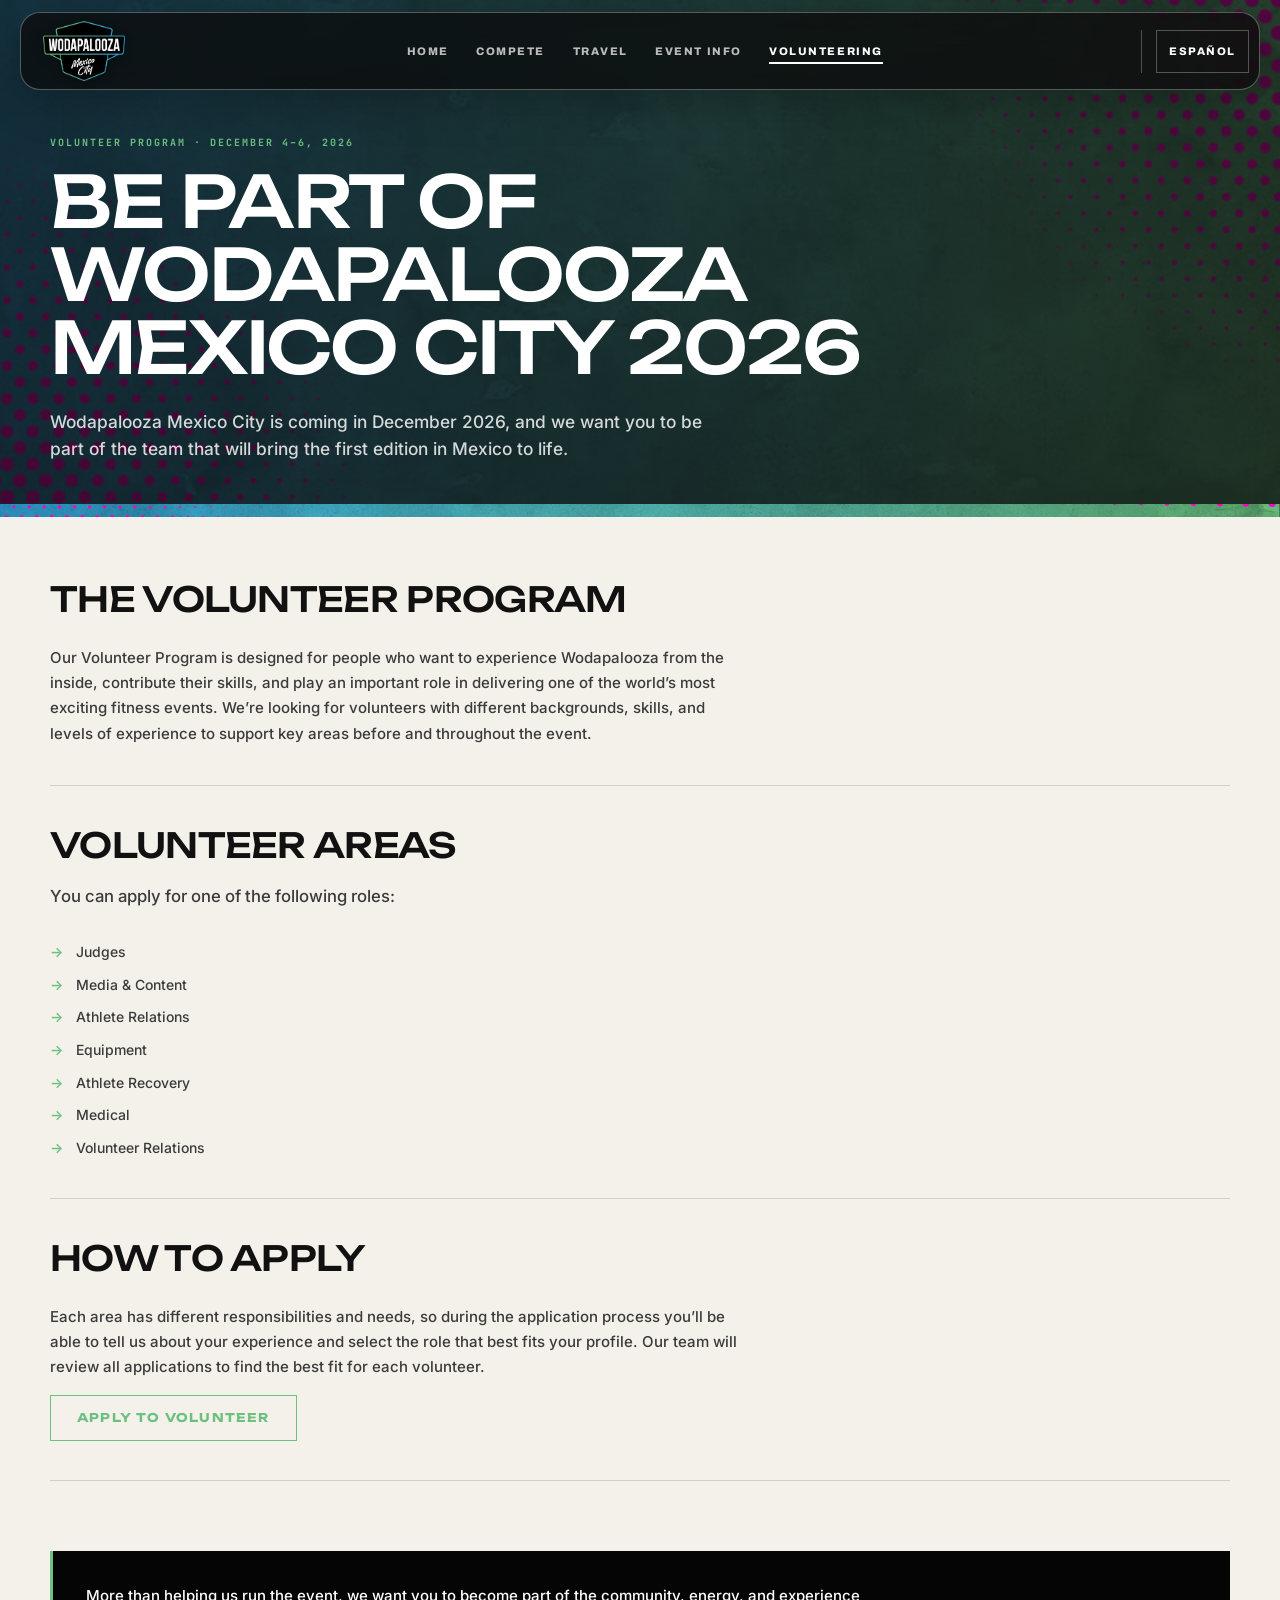
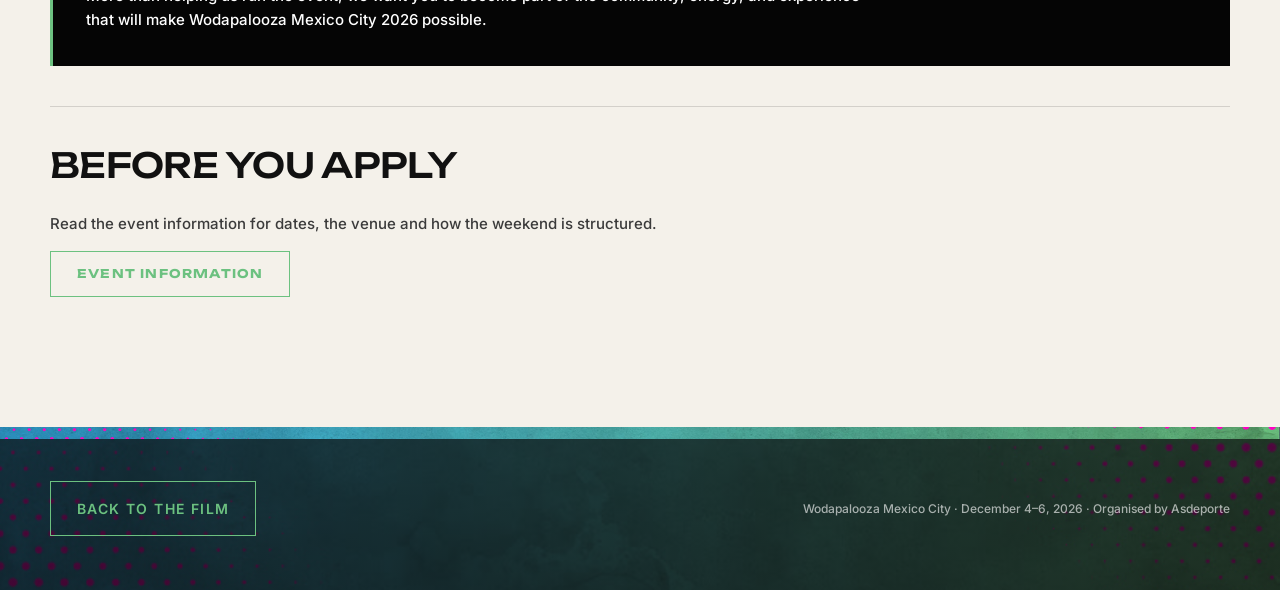
<file: volunteering.html>
<!DOCTYPE html>
<html lang="en">
<meta charset="utf-8">
<meta name="viewport" content="width=device-width,initial-scale=1">
<title data-lang-en="Volunteering · Wodapalooza Mexico City" data-lang-es="Voluntariado · Wodapalooza Ciudad de México">Volunteering · Wodapalooza Mexico City</title>
<meta name="description" content="Join the volunteer team for Wodapalooza Mexico City, December 4–6 2026 at Centro Ecuestre SEDENA. Seven volunteer areas, applications reviewed by the event team.">
<!-- Social preview. Declared, not inferred; absolute URLs are required. -->
<meta property="og:type" content="website">
<meta property="og:site_name" content="Wodapalooza Mexico City">
<meta property="og:locale" content="en_US">
<meta property="og:locale:alternate" content="es_MX">
<meta property="og:url" content="https://wodapaloozamexico-v3.vercel.app/volunteering.html">
<meta property="og:title" content="Volunteering · Wodapalooza Mexico City">
<meta property="og:description" content="Join the volunteer team for Wodapalooza Mexico City, December 4–6 2026 at Centro Ecuestre SEDENA. Seven volunteer areas, applications reviewed by the event team.">
<meta property="og:image" content="https://wodapaloozamexico-v3.vercel.app/media/social/og-1200x630.jpg">
<meta property="og:image:width" content="1200">
<meta property="og:image:height" content="630">
<meta property="og:image:alt" content="The Monumento a la Revolución lit red with the Wodapalooza Mexico City mark locked over it">
<meta name="twitter:card" content="summary_large_image">
<link rel="icon" type="image/png" sizes="32x32" href="media/logo/favicon-32.png">
<link rel="icon" type="image/png" sizes="32x32" href="media/logo/favicon-32-dark.png" media="(prefers-color-scheme: dark)">
<link rel="apple-touch-icon" sizes="180x180" href="media/logo/favicon-180.png">
<link rel="preconnect" href="https://fonts.googleapis.com">
<link rel="preconnect" href="https://fonts.gstatic.com" crossorigin>
<link rel="stylesheet" href="https://fonts.googleapis.com/css2?family=Archivo:wdth,wght@62..125,100..900&family=JetBrains+Mono:wght@400;700&display=swap">
<link rel="stylesheet" href="css/pages.css">
<body class="wza-page">

<nav class="site-nav" aria-label="Wodapalooza Mexico navigation">
  <a class="site-brand" href="index.html" aria-label="Wodapalooza Mexico City — home"><img src="media/logo/mark-gradient.png" alt="Wodapalooza Mexico City"></a>
  <div class="site-links" aria-label="Explore">
    <a href="index.html" data-lang-en="Home" data-lang-es="Inicio">Home</a>
    <a href="compete.html" data-lang-en="Compete" data-lang-es="Compite">Compete</a>
    <a href="mexico-city.html" data-lang-en="Travel" data-lang-es="Viaje">Travel</a>
    <a href="event-info.html" data-lang-en="Event Info" data-lang-es="Información del evento">Event Info</a>
    <a href="volunteering.html" aria-current="page" data-lang-en="Volunteering" data-lang-es="Voluntariado">Volunteering</a>
  </div>
  <div class="site-actions">
    <button class="site-lang" type="button" data-lang-toggle aria-label="Switch to Spanish" aria-pressed="false">Español</button>
  </div>
</nav>

<header class="page-head">
  <div class="wrap">
    <p class="page-kicker" data-lang-en="Volunteer program · December 4–6, 2026" data-lang-es="Programa de voluntarios · 4–6 de diciembre de 2026">Volunteer program <span aria-hidden="true">·</span> December 4–6, 2026</p>
    <h1 class="page-title" data-lang-en="Be part of Wodapalooza Mexico City 2026" data-lang-es="Sé parte de Wodapalooza Mexico City 2026">Be part of Wodapalooza Mexico City 2026</h1>
    <p class="page-standfirst" data-lang-en="Wodapalooza Mexico City is coming in December 2026, and we want you to be part of the team that will bring the first edition in Mexico to life." data-lang-es="Wodapalooza Mexico City llega en diciembre de 2026 y queremos que seas parte del equipo que hará posible esta primera edición en México.">Wodapalooza Mexico City is coming in December 2026, and we want you to be part of the team that will bring the first edition in Mexico to life.</p>
  </div>
</header>

<main class="page-body">
  <div class="wrap">

    <!-- ── THE PROGRAMME ──────────────────────────────────────────────────────────────── -->
    <section class="sec">
      <h2 class="sec-head" data-lang-en="The volunteer program" data-lang-es="El programa de voluntarios">The volunteer program</h2>
      <div class="prose">
        <p data-lang-en="Our Volunteer Program is designed for people who want to experience Wodapalooza from the inside, contribute their skills, and play an important role in delivering one of the world’s most exciting fitness events. We’re looking for volunteers with different backgrounds, skills, and levels of experience to support key areas before and throughout the event." data-lang-es="Nuestro programa de voluntarios está pensado para personas que quieran vivir Wodapalooza desde dentro, aportar su experiencia y formar parte de la operación de uno de los eventos de fitness más importantes del mundo. Buscamos perfiles con diferentes habilidades y niveles de experiencia para apoyar en áreas clave antes y durante el evento.">Our Volunteer Program is designed for people who want to experience Wodapalooza from the inside, contribute their skills, and play an important role in delivering one of the world’s most exciting fitness events. We’re looking for volunteers with different backgrounds, skills, and levels of experience to support key areas before and throughout the event.</p>
      </div>
    </section>

    <!-- ── ROLES ──────────────────────────────────────────────────────────────────────── -->
    <!-- Asdeporte listed the seven areas by name and gave no description for any of them, so
         they are listed and not padded out with invented duties. If he sends copy per area,
         these become .div-card articles like the divisions on event-info.html.
         The Spanish keeps six of the seven in English because his own document does — only
         "Jueces" is translated. That is his usage, not an oversight. -->
    <section class="sec">
      <h2 class="sec-head" data-lang-en="Volunteer areas" data-lang-es="Áreas de voluntariado">Volunteer areas</h2>
      <p class="sec-intro" data-lang-en="You can apply for one of the following roles:" data-lang-es="Podrás aplicar para alguno de los siguientes roles:">You can apply for one of the following roles:</p>
      <ul class="ticks">
          <li data-lang-en="Judges" data-lang-es="Jueces">Judges</li>
          <li data-lang-en="Media &amp; Content" data-lang-es="Media &amp; Content">Media &amp; Content</li>
          <li data-lang-en="Athlete Relations" data-lang-es="Athlete Relations">Athlete Relations</li>
          <li data-lang-en="Equipment" data-lang-es="Equipment">Equipment</li>
          <li data-lang-en="Athlete Recovery" data-lang-es="Athlete Recovery">Athlete Recovery</li>
          <li data-lang-en="Medical" data-lang-es="Medical">Medical</li>
          <li data-lang-en="Volunteer Relations" data-lang-es="Volunteer Relations">Volunteer Relations</li>
      </ul>
    </section>

    <!-- ── HOW TO APPLY ───────────────────────────────────────────────────────────────── -->
    <section class="sec">
      <h2 class="sec-head" data-lang-en="How to apply" data-lang-es="Cómo aplicar">How to apply</h2>
      <div class="prose">
        <p data-lang-en="Each area has different responsibilities and needs, so during the application process you’ll be able to tell us about your experience and select the role that best fits your profile. Our team will review all applications to find the best fit for each volunteer." data-lang-es="Cada área tendrá responsabilidades y necesidades específicas, por lo que durante el proceso de registro podrás compartirnos tu experiencia y seleccionar el rol que mejor se adapte a tu perfil. Nuestro equipo revisará las aplicaciones para integrar a cada voluntario en el área donde pueda aportar más.">Each area has different responsibilities and needs, so during the application process you’ll be able to tell us about your experience and select the role that best fits your profile. Our team will review all applications to find the best fit for each volunteer.</p>
        <!-- Asdeporte sent the form on 17 Sep. Microsoft Forms, not Google as first described.
             target=_blank with rel=noopener because it leaves the site, same as the Register
             button on compete.html and the Rulebook download. -->
        <p>
          <a class="back-film" href="https://forms.cloud.microsoft/r/B6t7MpycKm" target="_blank" rel="noopener noreferrer" data-lang-en="Apply to volunteer" data-lang-es="Aplica como voluntario">Apply to volunteer</a>
        </p>
      </div>
    </section>

    <!-- ── MORE THAN RUNNING THE EVENT ────────────────────────────────────────────────── -->
    <section class="sec">
      <div class="callout">
        <p data-lang-en="More than helping us run the event, we want you to become part of the community, energy, and experience that will make Wodapalooza Mexico City 2026 possible." data-lang-es="Más que ayudar a operar el evento, buscamos construir un equipo que viva de cerca la energía, la comunidad y la experiencia de Wodapalooza Mexico City 2026.">More than helping us run the event, we want you to become part of the community, energy, and experience that will make Wodapalooza Mexico City 2026 possible.</p>
      </div>
    </section>

    <!-- ── CROSS-LINK ─────────────────────────────────────────────────────────────────── -->
    <section class="sec">
      <h2 class="sec-head" data-lang-en="Before you apply" data-lang-es="Antes de aplicar">Before you apply</h2>
      <div class="prose">
        <p data-lang-en="Read the event information for dates, the venue and how the weekend is structured." data-lang-es="Consulta la información del evento para conocer fechas, sede y cómo se estructura el fin de semana.">Read the event information for dates, the venue and how the weekend is structured.</p>
        <p>
          <a class="back-film" href="event-info.html" data-lang-en="Event information" data-lang-es="Información del evento">Event information</a>
        </p>
      </div>
    </section>

  </div>
</main>

<footer class="page-foot">
  <div class="wrap">
    <a class="back-film" href="index.html" data-lang-en="Back to the film" data-lang-es="Volver al video">Back to the film</a>
    <p data-lang-en="Wodapalooza Mexico City · December 4–6, 2026 · Organised by Asdeporte" data-lang-es="Wodapalooza Ciudad de México · 4–6 de diciembre de 2026 · Organizado por Asdeporte">Wodapalooza Mexico City · December 4–6, 2026 · Organised by Asdeporte</p>
  </div>
</footer>

<script src="js/lang.js"></script>
</body>
</html>
</file>
<file: css/pages.css>
/* STANDALONE PAGES — Mexico City, Compete.
   The film is a scroll performance and stays exactly as it is. These are reading pages, and
   they are a separate stylesheet on purpose: index.html keeps its own inline copy of the nav
   rules untouched, so nothing here can reach back into the film. The nav block below is
   therefore a deliberate duplicate of the film's, matched value for value, rather than a
   shared extraction that would have meant editing the approved page to refactor it.

   Type, colour and chrome are the film's own: Archivo for display, WZA-Unbounded for section
   heads, WZA-Inter for reading, JetBrains Mono for labels. */

/* Same four faces the film loads, redeclared here so these pages depend on nothing inside
   s01-s02-presentation.css. Identical URLs, so the browser serves them from cache — the
   duplicate declaration costs nothing at runtime and keeps the film's stylesheet untouched. */
@font-face{font-family:WZA-Unbounded;src:url('../assets/fonts/unbounded-500.ttf') format('truetype');font-style:normal;font-weight:500;font-display:swap}
@font-face{font-family:WZA-Unbounded;src:url('../assets/fonts/unbounded-700.ttf') format('truetype');font-style:normal;font-weight:700;font-display:swap}
@font-face{font-family:WZA-Inter;src:url('../assets/fonts/inter-500.ttf') format('truetype');font-style:normal;font-weight:500;font-display:swap}
@font-face{font-family:WZA-Inter;src:url('../assets/fonts/inter-600.ttf') format('truetype');font-style:normal;font-weight:600;font-display:swap}

:root{
  --green:#6CC180; --blue:#35A7DF;
  --ink:#fff; --ground:#050505;
  --paper:#f4f1ea;          /* the page ground — the film's own off-white, not pure #fff */
  --rule:rgba(9,9,9,.14);
}

*,*::before,*::after{box-sizing:border-box}
html{scroll-behavior:smooth}
body.wza-page{
  margin:0; background:var(--paper); color:#111;
  font-family:WZA-Inter,Inter,"Helvetica Neue",Arial,sans-serif;
  -webkit-font-smoothing:antialiased;
}

/* ── NAV — value-for-value copy of the film's, so the two never look like different sites ── */
.site-nav{ position:fixed; z-index:100; top:12px; left:20px; right:20px; min-height:78px;
  display:grid; grid-template-columns:auto minmax(0,1fr) auto; align-items:center; gap:28px;
  padding:8px 10px 8px 22px; color:#fff; background:rgba(12,12,12,.78);
  border:1px solid rgba(255,255,255,.30); border-radius:20px; box-shadow:0 14px 42px rgba(0,0,0,.22);
  backdrop-filter:blur(16px) saturate(1.1); font:800 11px/1 Archivo,"Helvetica Neue",Arial,sans-serif;
  letter-spacing:.14em; text-transform:uppercase }
.site-nav a,.site-nav button{ color:inherit; font:inherit; letter-spacing:inherit; text-transform:inherit; text-decoration:none; border:0; background:none; cursor:pointer }
.site-brand{ display:flex; align-items:center; width:105px; min-width:105px; height:60px; white-space:nowrap }
.site-brand img{ width:94px; height:60px; object-fit:contain; object-position:left center; filter:drop-shadow(0 2px 5px rgba(0,0,0,.35)) }
.site-links{ justify-self:center; display:flex; align-items:center; gap:clamp(17px,2.15vw,38px); color:rgba(255,255,255,.72) }
.site-links a{ padding:8px 0; position:relative }
.site-links a:hover{ color:#fff }
/* THE ACTIVE MARKER IS aria-current, NOT :first-child. The film hardcodes the underline to the
   first link because Home is always the page you are on there. On a real multi-page nav that
   would underline Home while you are reading Mexico City, so the state is driven by the same
   attribute that tells a screen reader which page this is. */
.site-links a[aria-current="page"]{ color:#fff }
.site-links a[aria-current="page"]::after{ content:""; position:absolute; left:0; right:0; bottom:1px; height:2px; background:#fff }
.site-actions{ display:flex; gap:12px; align-items:center; padding-left:14px; border-left:1px solid rgba(255,255,255,.25) }
.site-menu{ padding:15px 18px; border:1px solid rgba(255,255,255,.42)!important }
.site-lang{ padding:15px 12px; border:1px solid rgba(255,255,255,.28)!important; min-width:42px }
@media(max-width:760px){
  .site-nav{top:10px;left:10px;right:10px;min-height:58px;padding:5px 6px 5px 12px;gap:8px;border-radius:15px}
  .site-links{display:none}
  .site-brand{width:76px;min-width:76px;height:46px}.site-brand img{width:76px;height:46px}
  .site-actions{gap:6px;padding-left:7px}
  .site-menu{padding:12px 10px!important}.site-lang{padding:12px 8px!important;min-width:38px}
}

/* ── PAGE HEAD — a dark band so the fixed nav has something to sit on, as it does on the film ── */
.page-head{ position:relative; padding:clamp(128px,15vh,190px) 0 clamp(48px,6vh,78px); background:var(--ground); color:#fff; overflow:hidden }

/* ASDEPORTE'S OWN TEXTURE, CARRIED ACROSS THE WHOLE DARK BLOCK.
   Jose supplied two cuts of the same watercolour — a 1920x240 band and an 800x320 block, teal
   to green with magenta halftone in opposite corners. It is not on the sponsor strip, which
   stays white to match SoCal, and it is not on the film, which is finished.

   The header and footer now carry it as a full field rather than only as an edge. The BLOCK cut
   fills the area: at 2.5:1 it scales into a header without the 8:1 band having to be stretched
   four times past its own proportion, which smeared the halftone into stripes. The band cut is
   kept for the edge line, where its proportion is exactly right.

   THE REASON THIS NEEDED DARKENING RATHER THAN JUST DROPPING IN. At full strength the green
   kicker (#6CC180) sits on the green half of the watercolour and disappears — same hue, near
   enough the same value. The overlay below is not decoration, it is what keeps that line
   readable.

   .70 is not a guess. The overlay was swept from .90 to .54 and each step measured against the
   real composited backdrop, with the copy hidden so only the backdrop was photographed:

     .90  kicker 8.23:1   texture barely a tint, not worth having
     .82  kicker 7.32:1
     .76  kicker 6.59:1   watercolour and both halftone corners read, block still dark
     .70  kicker 5.87:1   a step brighter on the client's note, still clear of AA  <-- here
     .62  kicker 4.91:1   green starts to overwhelm the block
     .54  kicker 4.15:1   FAILS AA

   At .70 the white title measures 12.83:1 worst case. .62 is the last passing step and .54 puts
   the kicker under the 4.5:1 floor outright, so there is one notch left above this if asked. */
.page-head::before{ content:""; position:absolute; inset:0; z-index:0; pointer-events:none;
  background:linear-gradient(rgba(9,9,9,.70),rgba(9,9,9,.77)),
             url('../media/texture/wza-block-800x320.jpg') center/cover no-repeat }
.page-head::after{ content:""; position:absolute; inset:auto 0 0; z-index:1; height:clamp(10px,1.4vh,16px);
  background:url('../media/texture/wza-band-1920x240.jpg') center/cover no-repeat }
.page-foot{ position:relative; overflow:hidden }
.page-foot::after{ content:""; position:absolute; inset:0; z-index:0; pointer-events:none;
  background:linear-gradient(rgba(9,9,9,.70),rgba(9,9,9,.77)),
             url('../media/texture/wza-block-800x320.jpg') center/cover no-repeat }
.page-foot::before{ content:""; position:absolute; inset:0 0 auto; z-index:1; height:clamp(10px,1.4vh,16px);
  background:url('../media/texture/wza-band-1920x240.jpg') center/cover no-repeat }
/* Both blocks put an absolutely positioned layer over a static .wrap, which would otherwise
   paint on top of the copy. Lifting the wrap is what keeps the text above the texture. */
/* Event Info's header is a photograph, not a flat block. .head-shot already covers the texture
   at the same z-index, so this changes nothing visually — it states the intent rather than
   leaving it to paint order, and saves fetching a texture that is never seen. Watercolour on top
   of a crowd shot muddies both; the photo carries that header on its own. */
.page-head.has-shot::before{ display:none }
.page-head .wrap,.page-foot .wrap{ position:relative; z-index:2 }
.page-kicker{ margin:0 0 14px; color:var(--green); font:700 10px/1.6 "JetBrains Mono",ui-monospace,monospace; letter-spacing:.2em; text-transform:uppercase }
.page-title{ margin:0; max-width:16ch; font:500 clamp(34px,5.6vw,78px)/1.02 WZA-Unbounded,Archivo,Arial,sans-serif; letter-spacing:-.03em; text-transform:uppercase }
.page-standfirst{ margin:clamp(20px,2.6vh,30px) 0 0; max-width:62ch; color:rgba(255,255,255,.82); font:500 clamp(15px,1.35vw,21px)/1.6 WZA-Inter,Inter,Arial,sans-serif }

.wrap{ width:min(1180px,calc(100% - clamp(32px,7vw,120px))); margin-inline:auto }

/* ── SECTIONS ───────────────────────────────────────────────────────────────────────────── */
.page-body{ padding:clamp(52px,7vh,96px) 0 clamp(72px,10vh,132px) }
.sec{ padding-block:clamp(34px,4.4vh,58px); border-top:1px solid var(--rule) }
.sec:first-child{ border-top:0; padding-top:0 }
.sec-head{ margin:0 0 clamp(22px,3vh,36px); font:500 clamp(22px,2.7vw,38px)/1.1 WZA-Unbounded,Archivo,Arial,sans-serif; letter-spacing:-.02em; text-transform:uppercase }
.sec-intro{ margin:-8px 0 clamp(26px,3.4vh,42px); max-width:66ch; color:#3b3b3b; font:500 clamp(15px,1.3vw,19px)/1.65 WZA-Inter,Inter,Arial,sans-serif }

/* Cards — the neighbourhoods and the areas to see */
.cards{ display:grid; gap:clamp(16px,2vw,26px); grid-template-columns:repeat(auto-fit,minmax(min(100%,290px),1fr)) }
/* WHERE TO STAY IS FOUR CARDS, AND FOUR INTO A THREE-COLUMN GRID LEAVES ONE STRANDED.
   A wider minimum gives two columns at this container width, so the four sit 2x2 and Santa Fe
   — which carries the most copy, including the trade-off paragraph — gets a column wide enough
   to hold it. What to see is five cards and reads fine as 3 + 2, so it keeps the default. */
.cards--stay{ grid-template-columns:repeat(auto-fit,minmax(min(100%,420px),1fr)) }
.card{ padding:clamp(22px,2.4vw,32px); background:#fff; border:1px solid var(--rule) }
.card h3{ margin:0 0 12px; font:500 clamp(17px,1.5vw,23px)/1.15 WZA-Unbounded,Archivo,Arial,sans-serif; letter-spacing:-.01em; text-transform:uppercase }
.card p{ margin:0 0 11px; color:#3b3b3b; font:500 clamp(14px,1.02vw,16px)/1.62 WZA-Inter,Inter,Arial,sans-serif }
.card p:last-child{ margin-bottom:0 }
.card .best{ margin-top:15px; padding-top:13px; border-top:1px solid var(--rule); color:#111; font:600 clamp(12px,.92vw,13px)/1.5 WZA-Inter,Inter,Arial,sans-serif }
.card .best b{ color:var(--green); font-weight:700 }

/* A pulled-out recommendation, used once — Santa Fe vs the walkable neighbourhoods */
.callout{ margin-top:clamp(20px,2.6vw,30px); padding:clamp(22px,2.6vw,34px); background:var(--ground); color:#fff; border-left:3px solid var(--green) }
.callout p{ margin:0; max-width:78ch; font:500 clamp(15px,1.15vw,18px)/1.62 WZA-Inter,Inter,Arial,sans-serif }
.callout b{ color:var(--green); font-weight:700 }

/* Prose blocks — Eat Like a Local, Getting Around */
.prose{ max-width:70ch }
.prose p{ margin:0 0 15px; color:#3b3b3b; font:500 clamp(15px,1.15vw,18px)/1.68 WZA-Inter,Inter,Arial,sans-serif }
.prose p:last-child{ margin-bottom:0 }
.prose .rule-line{ margin:26px 0; padding:20px 24px; background:#fff; border:1px solid var(--rule); color:#111;
  font:500 clamp(17px,1.6vw,25px)/1.25 WZA-Unbounded,Archivo,Arial,sans-serif; letter-spacing:-.02em; text-transform:uppercase }
.prose .note{ margin-top:22px; padding:18px 20px; background:rgba(53,167,223,.07); border:1px solid rgba(53,167,223,.28); color:#25445a;
  font:500 clamp(13px,1vw,15px)/1.6 WZA-Inter,Inter,Arial,sans-serif }
.prose .note b{ color:#111 }

/* Tips — a definition list, because each tip genuinely is term + explanation */
.tips{ display:grid; gap:0; margin:0; max-width:88ch }
.tips div{ display:grid; grid-template-columns:minmax(120px,190px) 1fr; gap:clamp(14px,2vw,32px);
  padding-block:clamp(15px,1.9vh,22px); border-top:1px solid var(--rule) }
.tips div:first-child{ border-top:0 }
.tips dt{ margin:0; font:500 clamp(14px,1.1vw,17px)/1.35 WZA-Unbounded,Archivo,Arial,sans-serif; letter-spacing:-.01em; text-transform:uppercase }
.tips dd{ margin:0; color:#3b3b3b; font:500 clamp(14px,1.05vw,16px)/1.62 WZA-Inter,Inter,Arial,sans-serif }
@media(max-width:640px){ .tips div{ grid-template-columns:1fr; gap:7px } }

/* ── DIVISION STANDARDS TABLE ────────────────────────────────────────────────────────────
   Nine divisions against twelve movements does not fit a phone, and squeezing it would make
   the numbers unreadable — which is the one thing this table exists to convey. So it scrolls
   horizontally inside its own container, exactly as mexico.wodapalooza.com does, and the
   movement column is sticky so you never lose track of which row you are reading. */
.table-scroll{ position:relative; overflow-x:auto; -webkit-overflow-scrolling:touch;
  border:1px solid var(--rule); background:#fff }
.table-hint{ margin:0 0 12px; color:#6a6a6a; font:700 10px/1.5 "JetBrains Mono",ui-monospace,monospace; letter-spacing:.14em; text-transform:uppercase }
table.standards{ border-collapse:collapse; width:max-content; min-width:100%;
  font:500 clamp(12px,.92vw,14px)/1.4 WZA-Inter,Inter,Arial,sans-serif }
table.standards th,table.standards td{ padding:12px 16px; text-align:left; border-bottom:1px solid var(--rule); white-space:nowrap }
table.standards thead th{ position:sticky; top:0; z-index:2; background:var(--ground); color:#fff;
  font:700 10px/1.35 "JetBrains Mono",ui-monospace,monospace; letter-spacing:.1em; text-transform:uppercase; white-space:normal; min-width:104px; vertical-align:bottom }
/* The movement name stays put while the divisions scroll past it. */
table.standards tbody th{ position:sticky; left:0; z-index:1; background:#fff; border-right:1px solid var(--rule);
  font:700 11px/1.35 "JetBrains Mono",ui-monospace,monospace; letter-spacing:.06em; text-transform:uppercase; color:#111; min-width:150px }
table.standards thead th:first-child{ left:0; z-index:3 }
table.standards tbody tr:nth-child(even) td{ background:rgba(9,9,9,.028) }
table.standards tbody tr:nth-child(even) th{ background:#f7f5f0 }
table.standards td{ color:#3b3b3b }
table.standards .yes{ color:var(--green); font-weight:700 }
table.standards .no{ color:#b0b0b0 }

/* ── QUALIFIER ───────────────────────────────────────────────────────────────────────── */
.status-line{ display:inline-block; margin:0 0 clamp(22px,3vh,32px); padding:11px 18px;
  background:rgba(9,9,9,.06); border-left:3px solid #9a9a9a; color:#3b3b3b;
  font:600 clamp(12px,1vw,14px)/1.5 WZA-Inter,Inter,Arial,sans-serif }
/* Five across at full width, so the five workouts read as a set rather than 4 + 1 stranded.
   A 270px minimum gave four columns and orphaned Workout 5 on its own row; 190px lands five
   in the container and still wraps to 3, 2 then 1 as the viewport narrows. */
.wods{ display:grid; gap:clamp(14px,1.6vw,22px); grid-template-columns:repeat(auto-fit,minmax(min(100%,190px),1fr)) }
.wod{ background:#fff; border:1px solid var(--rule); display:flex; flex-direction:column }
.wod img{ display:block; width:100%; height:auto; aspect-ratio:3/4; object-fit:cover; background:#111 }
.wod-body{ padding:clamp(16px,1.7vw,22px); display:flex; flex-direction:column; gap:9px; flex:1 }
.wod-body h3{ margin:0; font:500 clamp(16px,1.35vw,20px)/1.15 WZA-Unbounded,Archivo,Arial,sans-serif; letter-spacing:-.01em; text-transform:uppercase }
.wod-cap{ margin:0; color:var(--green); font:700 10px/1.4 "JetBrains Mono",ui-monospace,monospace; letter-spacing:.12em; text-transform:uppercase }
.wod-scheme{ margin:0; color:#111; font:600 clamp(13px,1.02vw,15px)/1.45 WZA-Inter,Inter,Arial,sans-serif }
.wod ul{ margin:0; padding-left:17px; color:#3b3b3b; font:500 clamp(13px,1vw,15px)/1.6 WZA-Inter,Inter,Arial,sans-serif }
.wod .card-link{ margin-top:auto; padding-top:13px; color:#111; font:700 10px/1 "JetBrains Mono",ui-monospace,monospace; letter-spacing:.12em; text-transform:uppercase; text-decoration:none; border-top:1px solid var(--rule) }
.wod .card-link:hover{ color:var(--green) }

/* ── VENUE RENDERS ───────────────────────────────────────────────────────────────────────
   Asdeporte's renders, used as evidence rather than decoration: each one shows a thing the
   copy claims. A scrim on the hero because white type has to sit on it. */
.head-shot{ position:absolute; inset:0; z-index:0 }
.head-shot img{ width:100%; height:100%; object-fit:cover; object-position:center 38% }
.head-shot::after{ content:""; position:absolute; inset:0;
  background:linear-gradient(180deg,rgba(5,5,5,.86) 0%,rgba(5,5,5,.62) 45%,rgba(5,5,5,.80) 100%) }
.page-head.has-shot .page-standfirst{ color:rgba(255,255,255,.9) }

.shot{ margin:0; background:#111; border:1px solid var(--rule) }
.shot img{ display:block; width:100%; height:auto; aspect-ratio:16/9; object-fit:cover }
.shot figcaption{ padding:11px 15px; background:#fff; color:#5a5a5a;
  font:600 10px/1.5 "JetBrains Mono",ui-monospace,monospace; letter-spacing:.11em; text-transform:uppercase }
.shots{ display:grid; gap:clamp(14px,1.7vw,22px); grid-template-columns:repeat(auto-fit,minmax(min(100%,330px),1fr)); margin-top:clamp(22px,2.8vh,34px) }

/* ── PRIZE PANEL ────────────────────────────────────────────────────────────────────────
   The money IS the news on this page, and as .facts rows it read as small print. The figures
   are set as display type on the brand watercolour instead — the same dark block and the same
   .70 overlay as the page header, so it belongs to the system rather than being a one-off.
   No new asset: wza-block-800x320.jpg is already fetched for the header and footer, so this
   panel costs one extra paint and nothing extra over the network.
   Contrast on that overlay was measured when the header was built: white 12.83:1, the green
   #6CC180 5.87:1. The place labels are green, the amounts white; both clear 4.5:1.
   Three columns for the Elite podium, one row beneath for everything else. Below 720px they
   stack, because $250,000 set at display size cannot share a phone width with two siblings. */
.prizes{ position:relative; overflow:hidden; margin-top:clamp(24px,3vh,38px);
  padding:clamp(26px,3.4vw,44px); background:var(--ground); color:#fff }
.prizes::before{ content:""; position:absolute; inset:0; z-index:0; pointer-events:none;
  background:linear-gradient(rgba(9,9,9,.70),rgba(9,9,9,.77)),
             url('../media/texture/wza-block-800x320.jpg') center/cover no-repeat }
.prizes > *{ position:relative; z-index:2 }
.podium{ display:grid; gap:clamp(18px,2.4vw,32px); grid-template-columns:repeat(3,1fr) }
.prize .place{ margin:0 0 10px; color:var(--green);
  font:700 10px/1.5 "JetBrains Mono",ui-monospace,monospace; letter-spacing:.16em; text-transform:uppercase }
.prize .amount{ margin:0; color:#fff; font:500 clamp(26px,3.3vw,46px)/1.05 WZA-Unbounded,Archivo,Arial,sans-serif;
  letter-spacing:-.02em }
.prize .amount span{ display:inline-block; margin-left:.35em; color:rgba(255,255,255,.62);
  font:700 11px/1 "JetBrains Mono",ui-monospace,monospace; letter-spacing:.14em; vertical-align:middle }
/* The remaining divisions are a different kind of number — a pooled total, not a placing — so
   they sit below the podium on their own rule rather than as a fourth column pretending to be
   one. */
.prize--rest{ margin-top:clamp(22px,2.8vw,34px); padding-top:clamp(20px,2.6vw,30px);
  border-top:1px solid rgba(255,255,255,.22) }
.prize--rest .amount{ font-size:clamp(20px,2.2vw,30px) }
.prizes .foot{ margin:clamp(18px,2.2vw,26px) 0 0; color:rgba(255,255,255,.58);
  font:500 12px/1.6 WZA-Inter,Inter,Arial,sans-serif }
@media(max-width:720px){
  .podium{ grid-template-columns:1fr; gap:clamp(16px,4vw,22px) }
}

/* ── FACT BLOCK — dates, venue, address ─────────────────────────────────────────────────── */
.facts{ display:grid; gap:0; margin:0; max-width:74ch }
.facts div{ display:grid; grid-template-columns:minmax(110px,180px) 1fr; gap:clamp(14px,2vw,30px);
  padding-block:clamp(13px,1.7vh,19px); border-top:1px solid var(--rule) }
.facts div:first-child{ border-top:0 }
.facts dt{ margin:0; color:#111; font:700 10px/1.5 "JetBrains Mono",ui-monospace,monospace; letter-spacing:.13em; text-transform:uppercase }
.facts dd{ margin:0; color:#3b3b3b; font:500 clamp(14px,1.08vw,17px)/1.55 WZA-Inter,Inter,Arial,sans-serif }
.facts dd a{ color:#111; text-decoration:underline; text-underline-offset:3px }
@media(max-width:640px){ .facts div{ grid-template-columns:1fr; gap:5px } }

/* ── DIVISIONS ──────────────────────────────────────────────────────────────────────────── */
.divs{ display:grid; gap:clamp(14px,1.8vw,22px); grid-template-columns:repeat(auto-fit,minmax(min(100%,250px),1fr)) }
.div-card{ padding:clamp(20px,2.2vw,28px); background:#fff; border:1px solid var(--rule) }
.div-card h3{ margin:0 0 6px; font:500 clamp(16px,1.4vw,21px)/1.15 WZA-Unbounded,Archivo,Arial,sans-serif; letter-spacing:-.01em; text-transform:uppercase }
.div-card .who{ margin:0 0 11px; color:var(--green); font:700 9px/1.5 "JetBrains Mono",ui-monospace,monospace; letter-spacing:.13em; text-transform:uppercase }
.div-card p{ margin:0; color:#3b3b3b; font:500 clamp(13px,1vw,15px)/1.6 WZA-Inter,Inter,Arial,sans-serif }
.div-card ul{ margin:10px 0 0; padding-left:16px; color:#3b3b3b; font:500 clamp(13px,1vw,15px)/1.7 WZA-Inter,Inter,Arial,sans-serif }

/* ── A PLAIN LIST OF INCLUSIONS ─────────────────────────────────────────────────────────── */
.ticks{ margin:0; padding:0; list-style:none; display:grid; gap:11px; max-width:70ch }
.ticks li{ padding-left:26px; position:relative; color:#3b3b3b; font:500 clamp(14px,1.08vw,17px)/1.55 WZA-Inter,Inter,Arial,sans-serif }
.ticks li::before{ content:"→"; position:absolute; left:0; top:0; color:var(--green); font-weight:700 }

/* ── CROSS-LINK to the Mexico City page ─────────────────────────────────────────────────── */
.crosslink{ margin-top:clamp(22px,2.8vw,32px); padding:clamp(22px,2.6vw,32px);
  background:var(--ground); color:#fff; display:flex; flex-wrap:wrap; gap:20px 32px; align-items:center; justify-content:space-between }
.crosslink p{ margin:0; max-width:60ch; font:500 clamp(14px,1.1vw,17px)/1.6 WZA-Inter,Inter,Arial,sans-serif; color:rgba(255,255,255,.86) }

/* ── FOOT — deliberately quieter than the film's footer; this is a reading page, not the close ── */
.page-foot{ padding:clamp(44px,6vh,72px) 0; background:var(--ground); color:#fff }
.page-foot .wrap{ display:flex; flex-wrap:wrap; gap:22px 40px; align-items:center; justify-content:space-between }
.page-foot a{ color:var(--green); font:600 14px/1.5 WZA-Inter,Inter,Arial,sans-serif; text-decoration:underline; text-underline-offset:5px }
.page-foot p{ margin:0; color:rgba(255,255,255,.62); font:500 12px/1.6 WZA-Inter,Inter,Arial,sans-serif }
.back-film{ display:inline-grid; place-items:center; padding:16px 26px; border:1px solid var(--green); color:var(--green)!important;
  font:700 12px/1 WZA-Unbounded,Archivo,Arial,sans-serif; letter-spacing:.1em; text-transform:uppercase; text-decoration:none!important;
  transition:background-color .2s,color .2s }
.back-film:hover{ background:var(--green); color:#050505!important }

@media(prefers-reduced-motion:reduce){ html{scroll-behavior:auto} .back-film{transition:none} }
</file>
